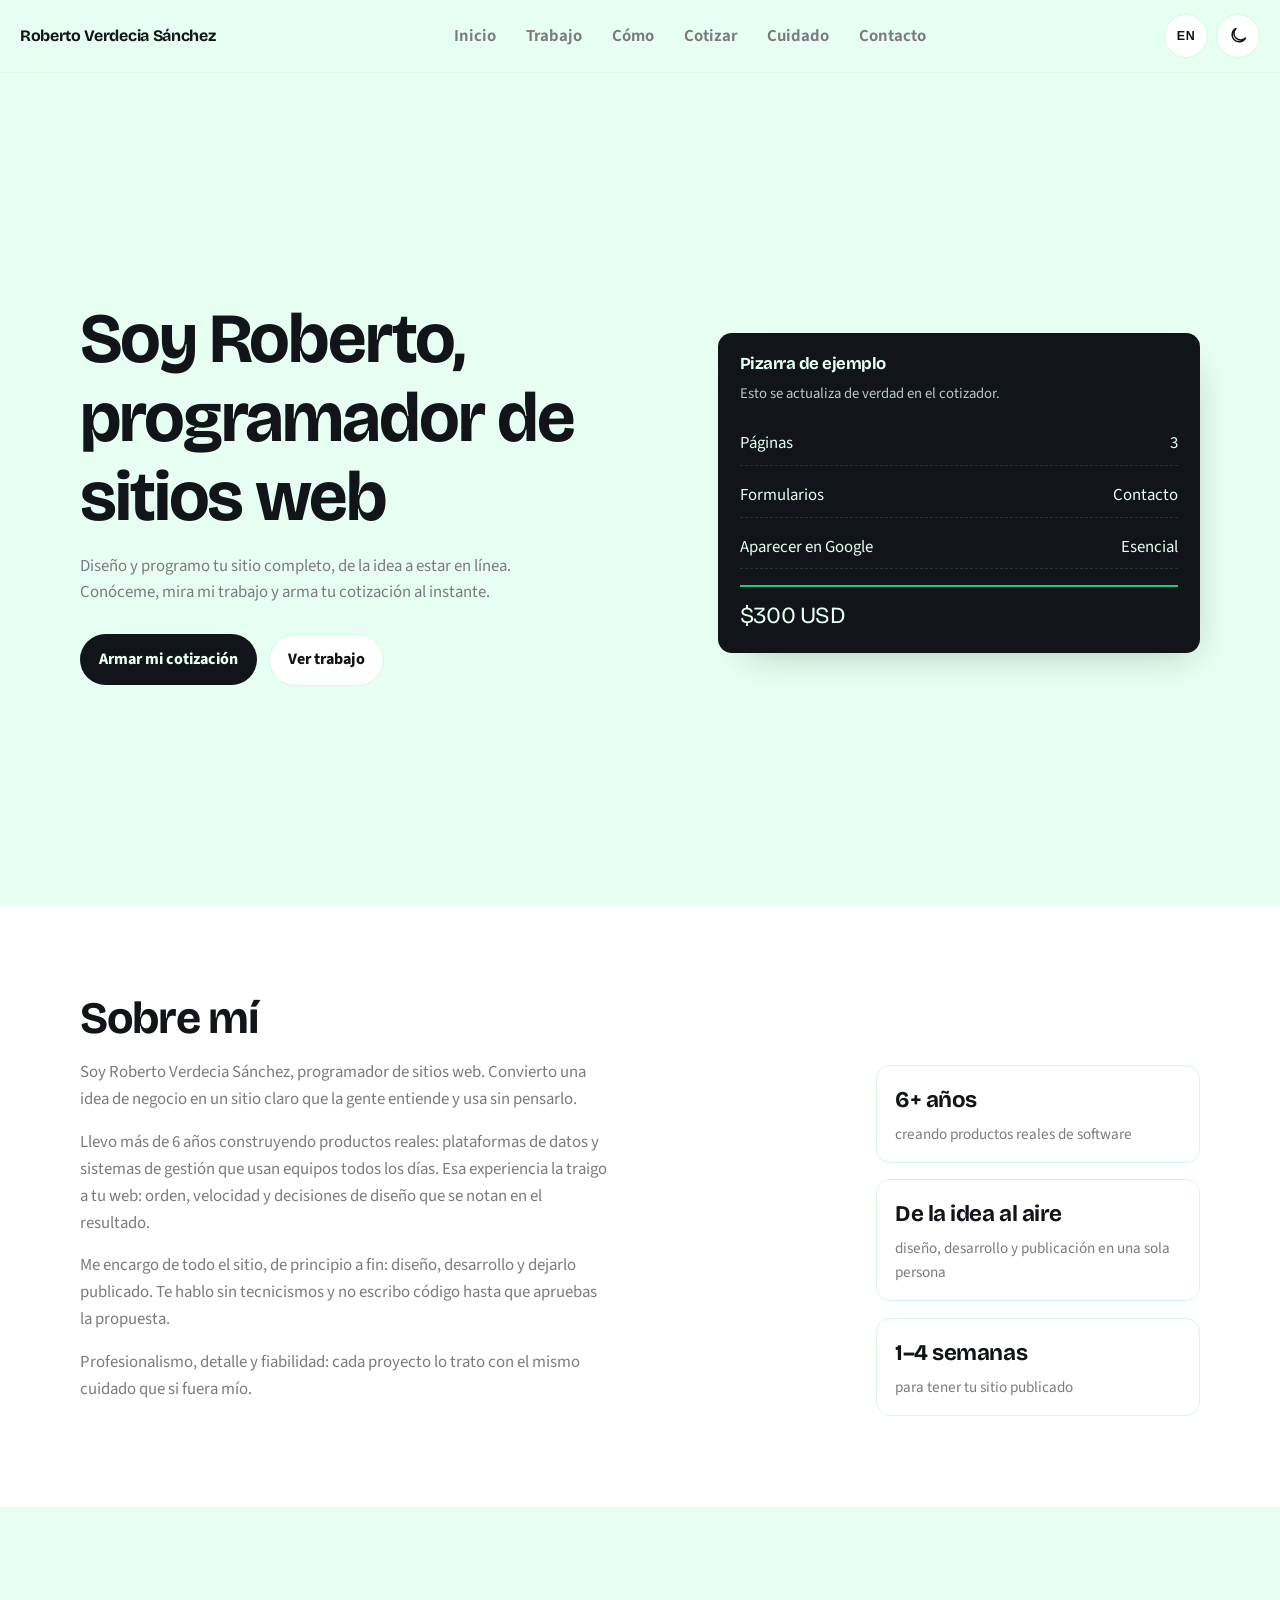
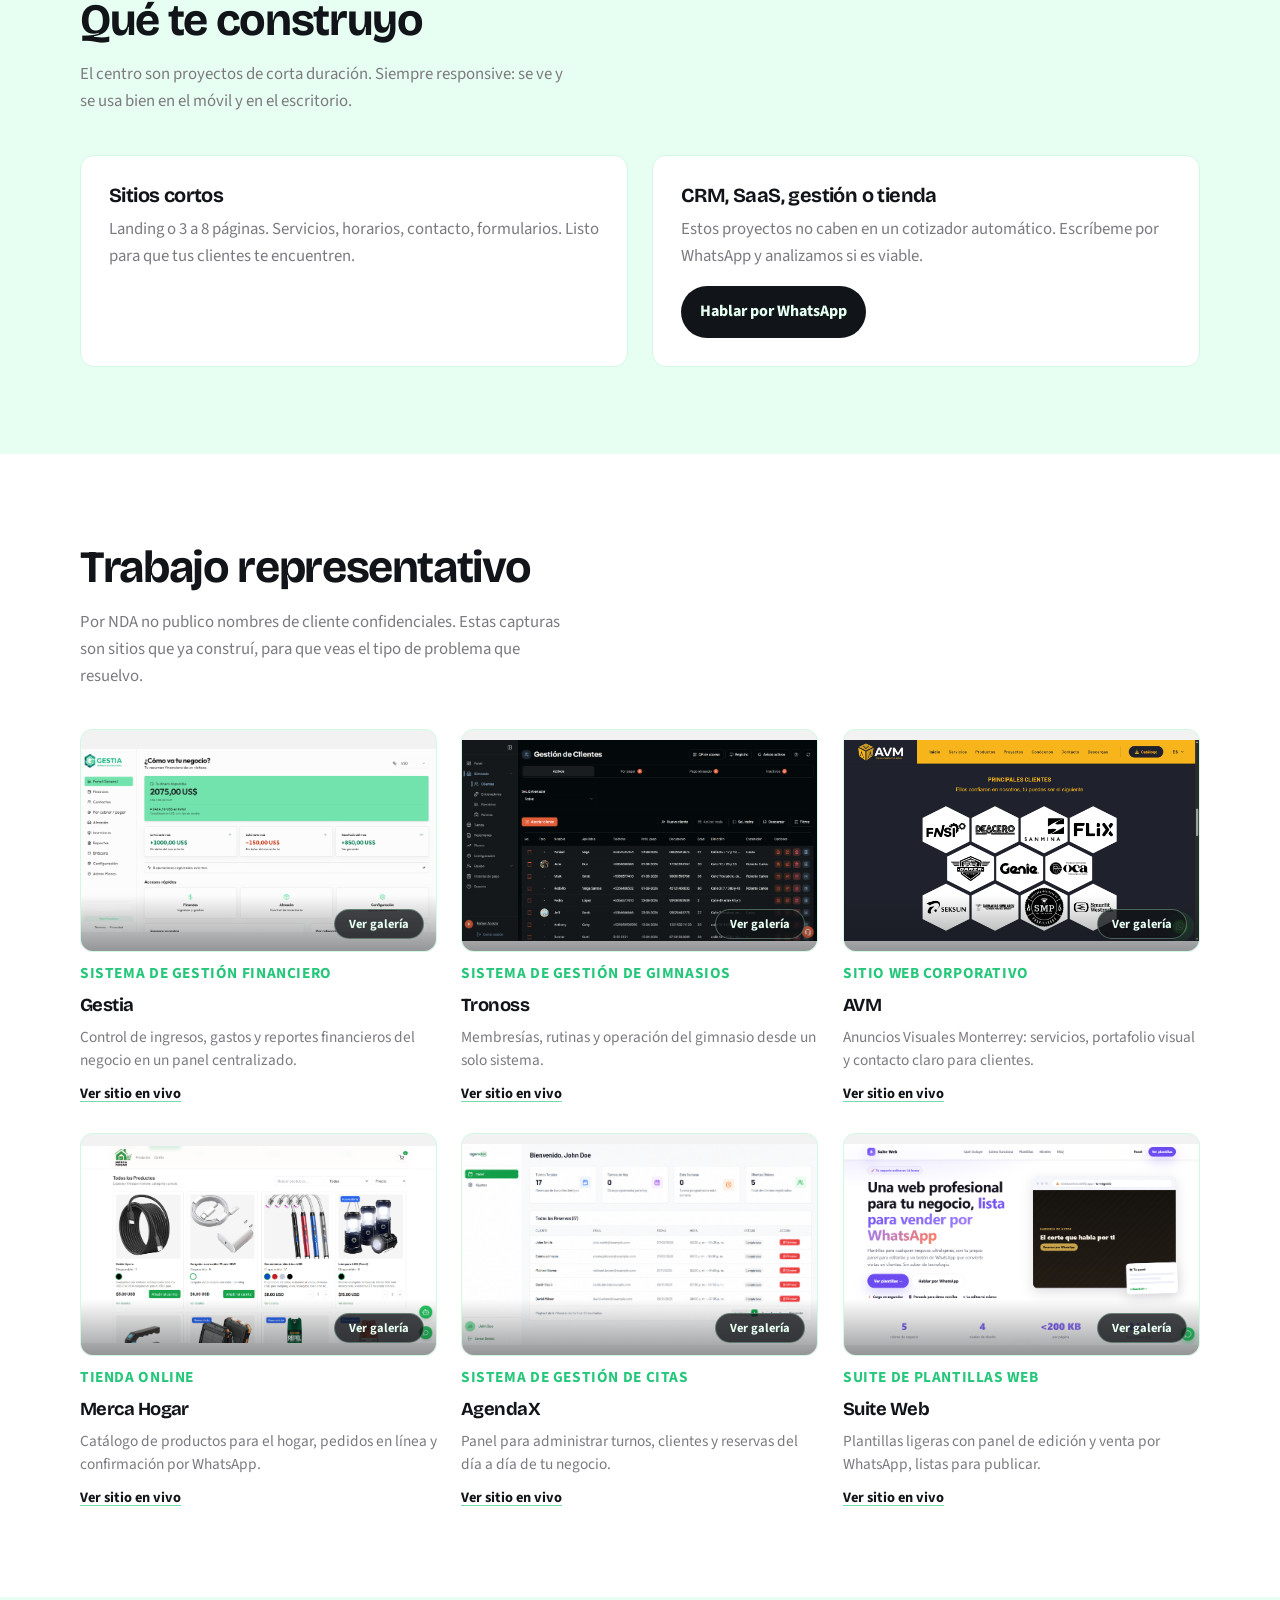
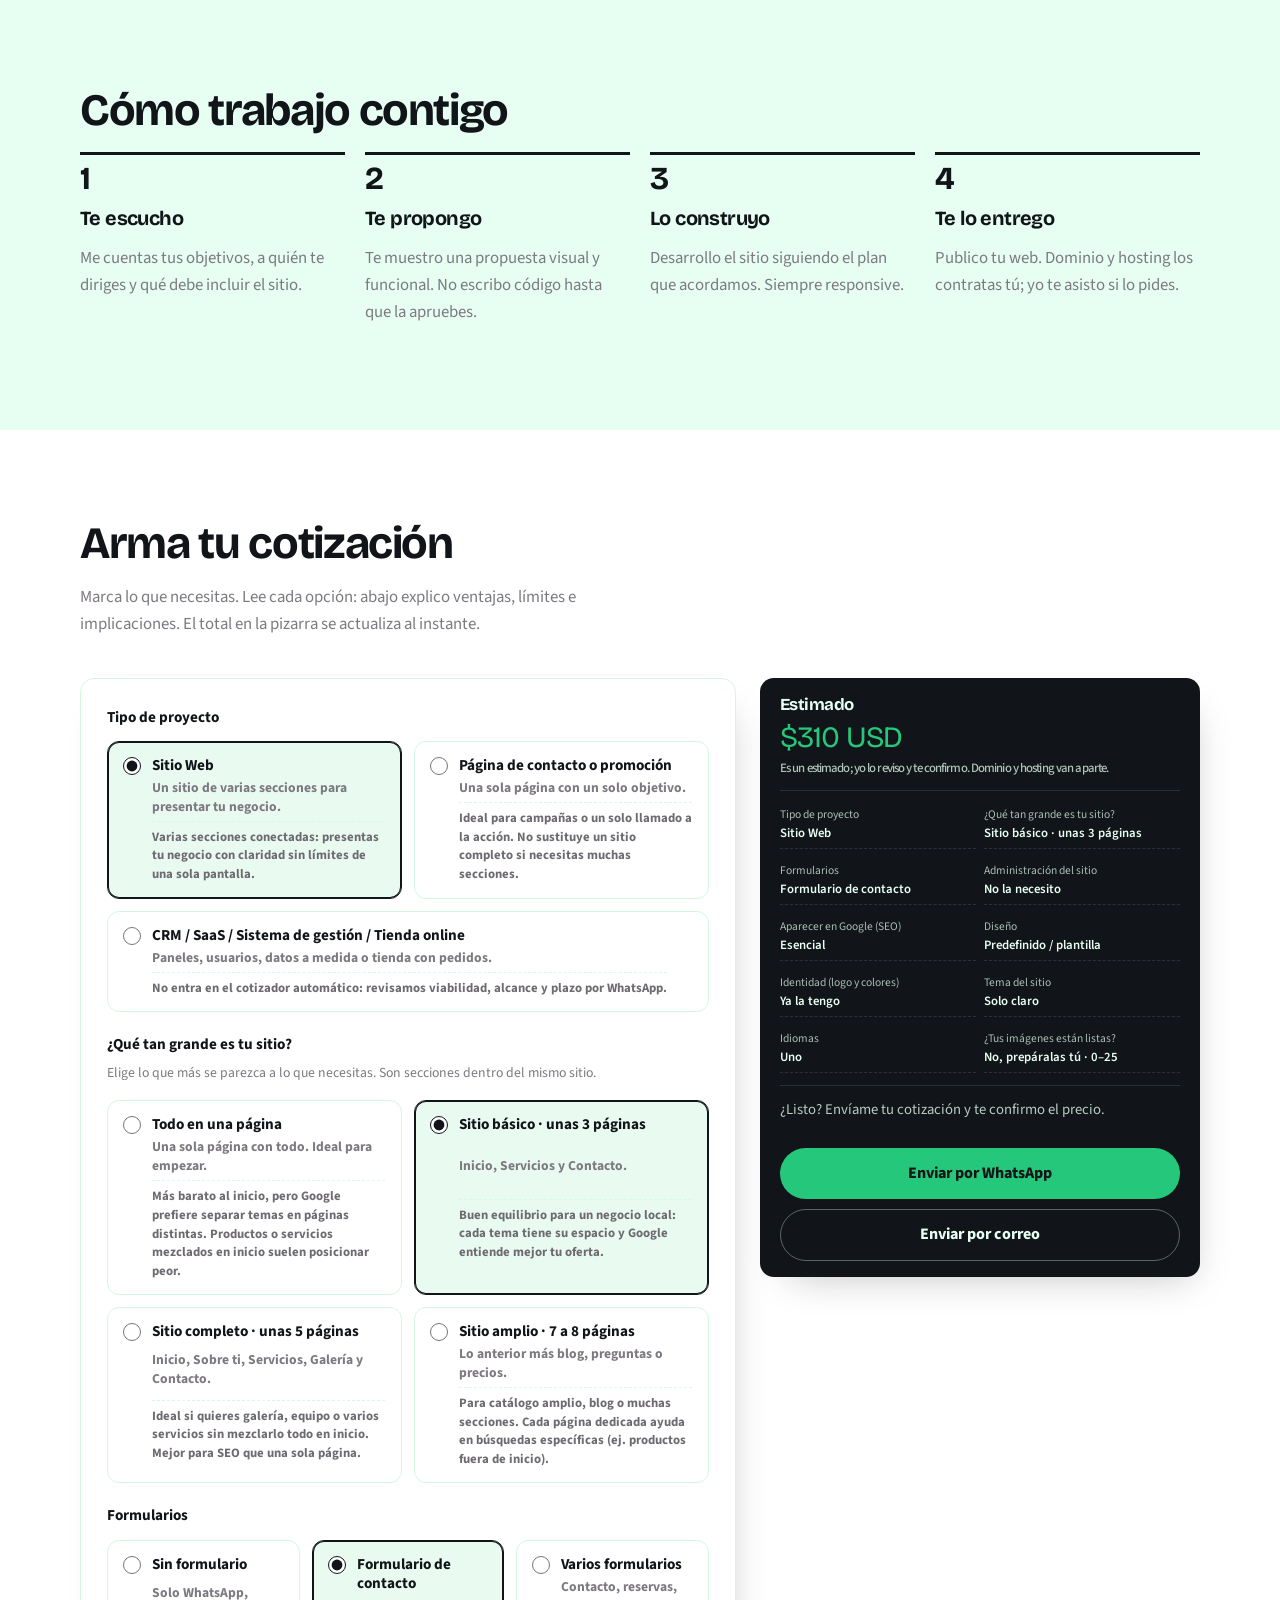
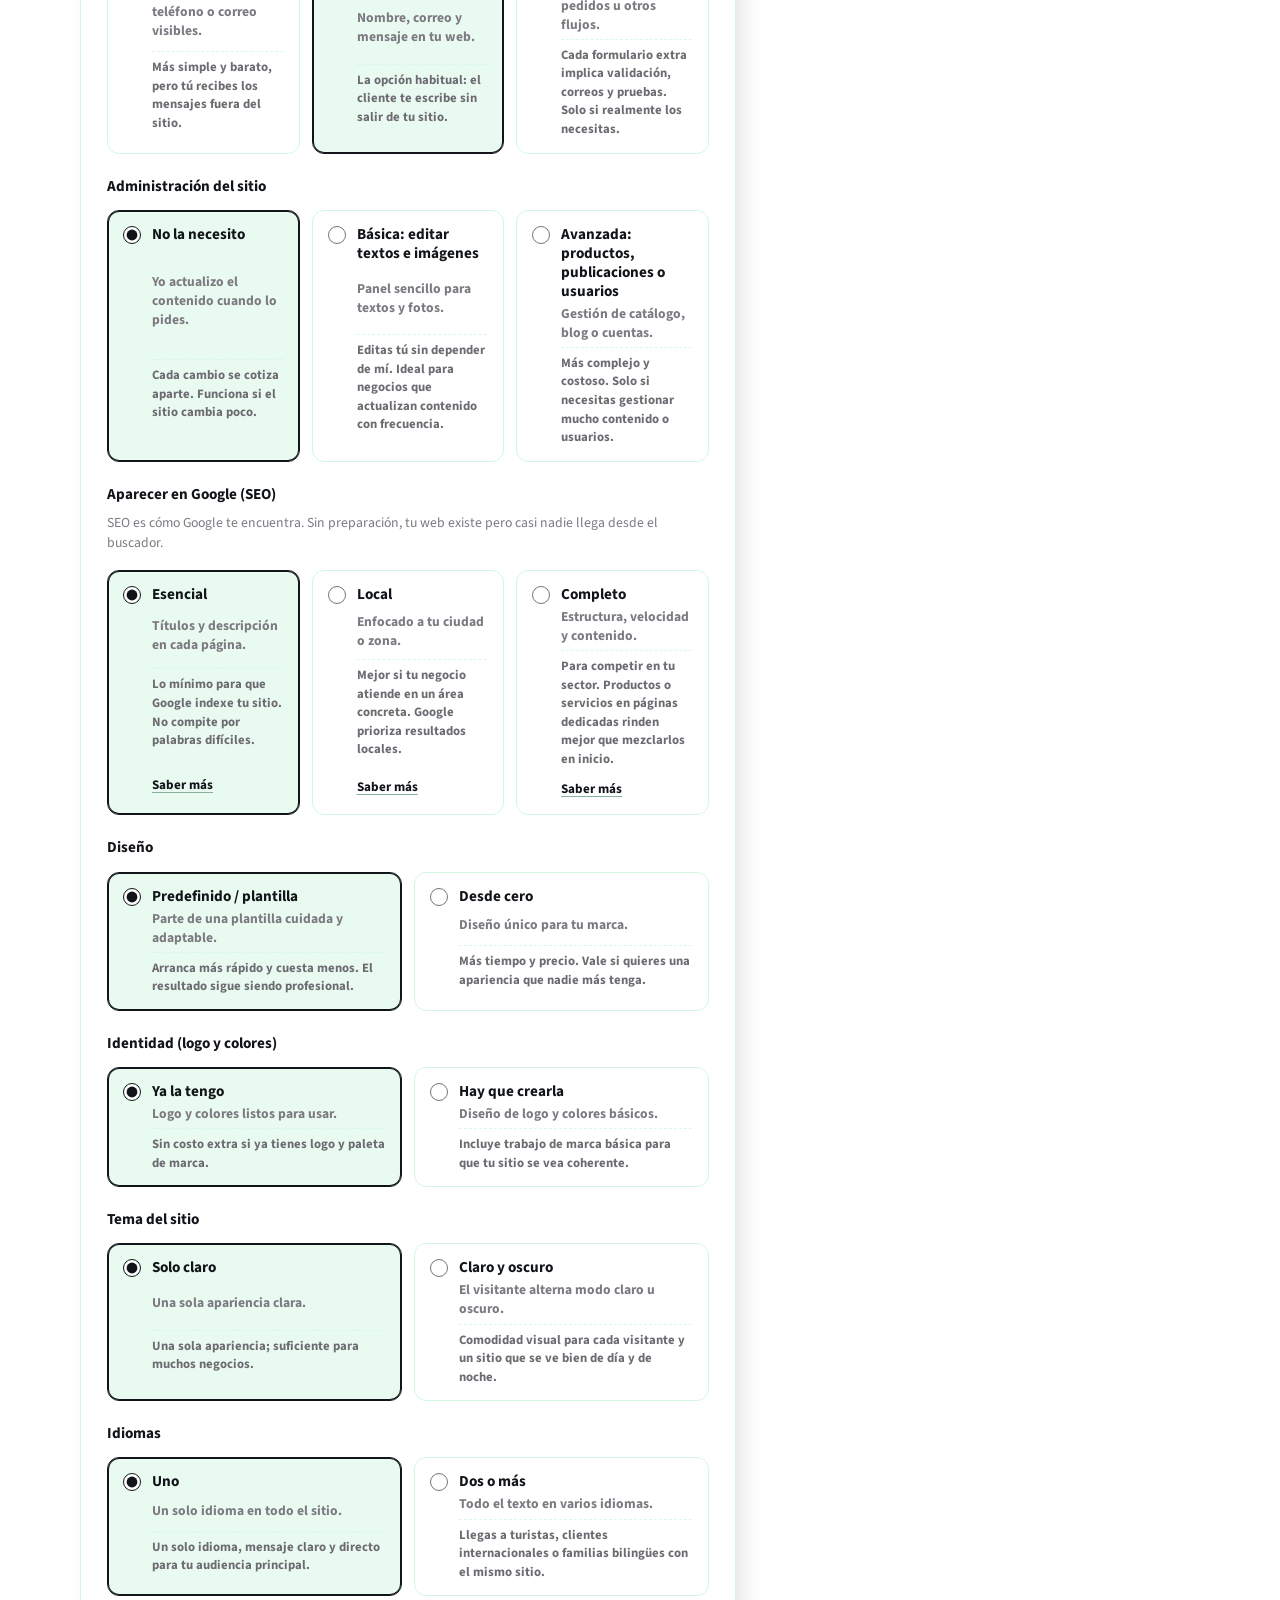
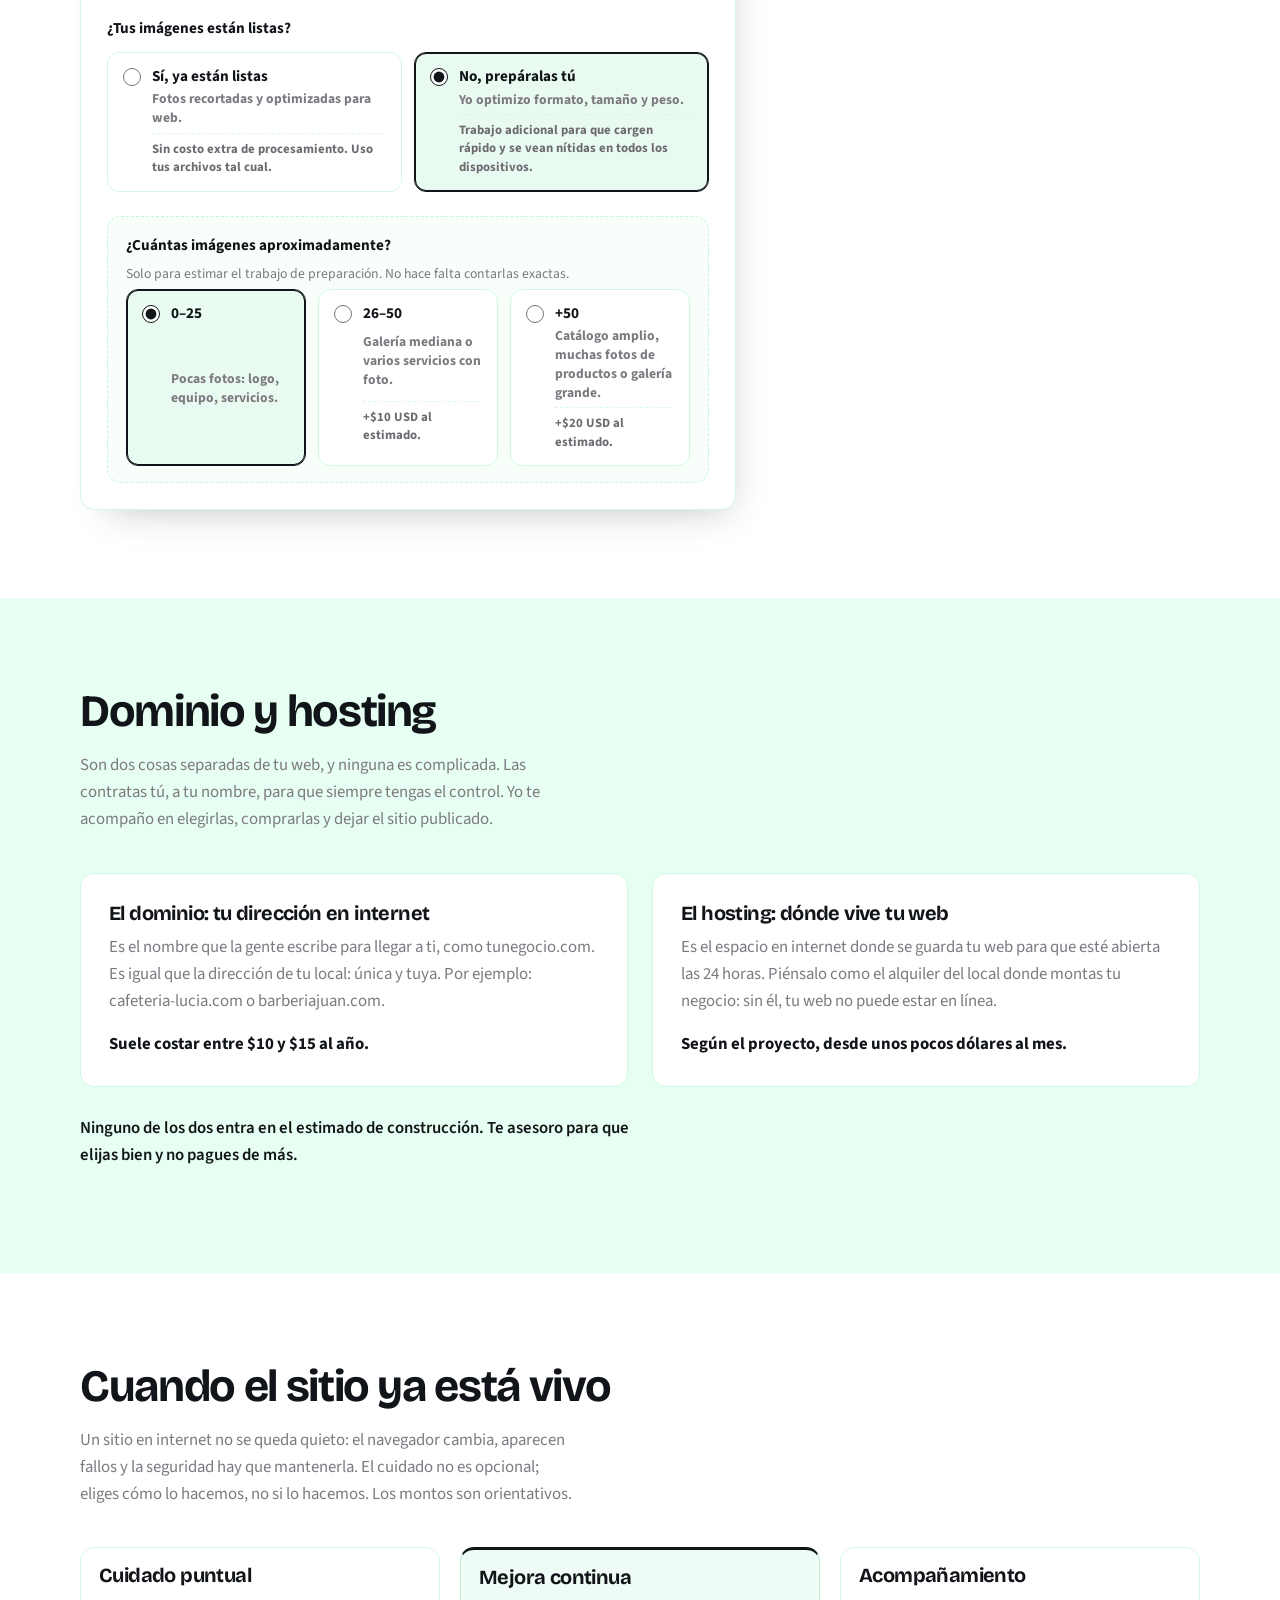
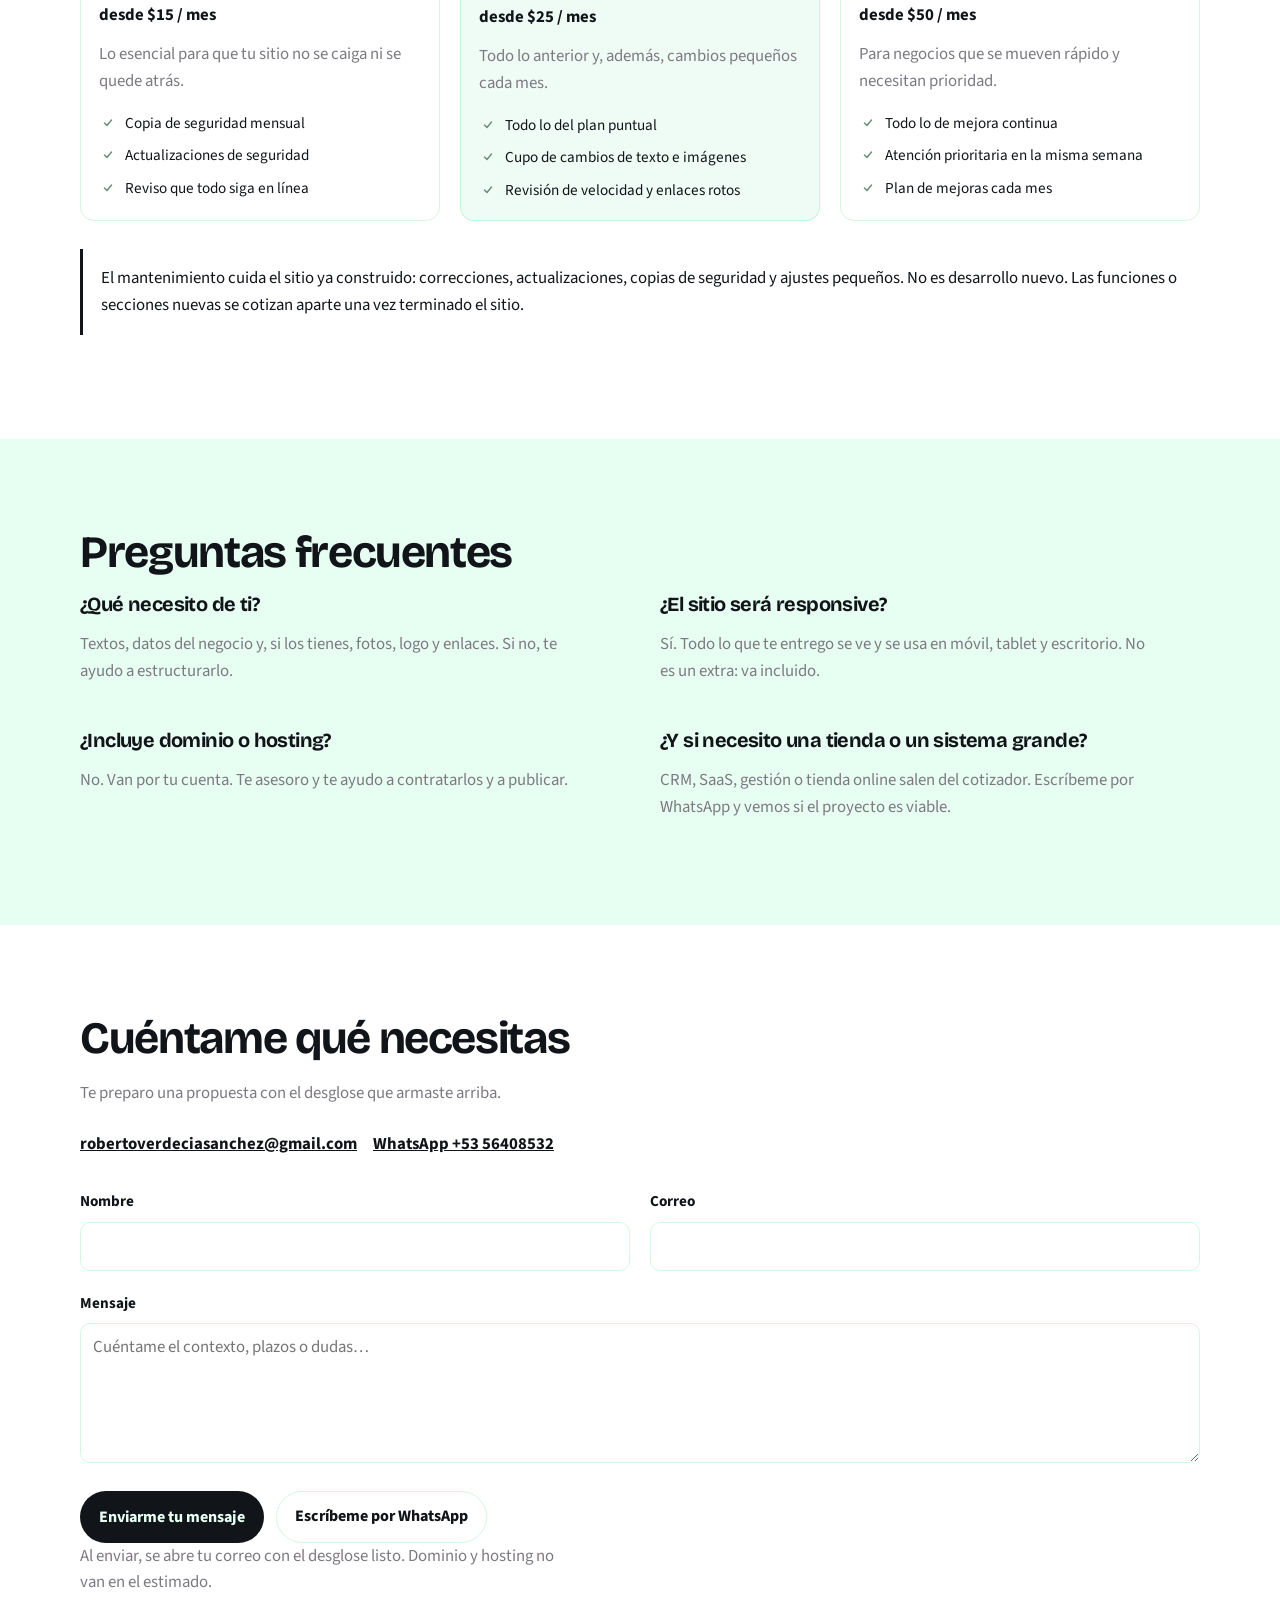
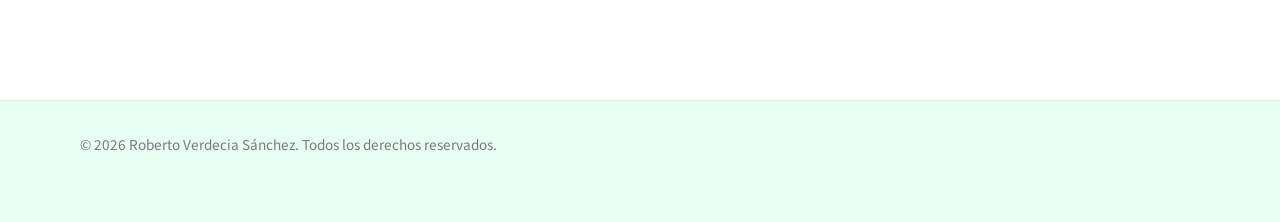
<file: public/index.html>
<!DOCTYPE html>
<html lang="es">

  <head>
    <meta charset="UTF-8">
    <meta name="viewport"
          content="width=device-width, initial-scale=1">
    <title>Roberto Verdecia Sánchez</title>
    <meta name="description"
          content="Tu web tiene que conseguirte clientes, no solo verse bien. Sitios claros, rápidos y un rango estimado al momento.">
    <link rel="preconnect"
          href="https://fonts.googleapis.com">
    <link rel="preconnect"
          href="https://fonts.gstatic.com"
          crossorigin>
    <link href="https://fonts.googleapis.com/css2?family=Bricolage+Grotesque:opsz,wght@12..96,500;12..96,700;12..96,800&family=Source+Sans+3:wght@400;600;700&display=swap"
          rel="stylesheet">
    <link rel="stylesheet"
          href="css/styles.css?v=21">
  </head>

  <body>
    <!--
      THESIS: A market price-board you write yourself — not a three-package freelance stall.
      OWN-WORLD: Obsidian slab / plaster stall wall; bone chalk; brass prices; Bricolage Grotesque signs + Source Sans 3; dashed tally lines.
      STORY: You configure the job, see a live range, then write to me. Domain and hosting stay yours.
      FIRST VIEWPORT: Sign-scale headline left, primary CTA to #quote, sample board right.
      FORM: Grounded #7 pizarra de mercado (seed a7f3c2e1, degraded roll, no challengers). Brief pins: obsidian dark, live quote.
      FINISH: unreviewed and undocumented is unfinished; this build ends with the finish review, the verdict, and DESIGN.md
    -->
    <a class="skip"
       href="#inicio"
       data-i18n="skip">Ir al contenido</a>

    <header class="top">
      <a class="brand"
         href="#inicio"
         data-i18n="brand">Roberto Verdecia Sánchez</a>
      <nav>
        <ul class="nav">
          <li><a href="#inicio"
               data-i18n="nav_home">Inicio</a></li>
          <li><a href="#trabajo"
               data-i18n="nav_work">Trabajo</a></li>
          <li><a href="#como"
               data-i18n="nav_how">Cómo</a></li>
          <li><a href="#quote"
               data-i18n="nav_quote">Cotizar</a></li>
          <li><a href="#cuidado"
               data-i18n="nav_care">Cuidado</a></li>
          <li><a href="#contacto"
               data-i18n="nav_contact">Contacto</a></li>
        </ul>
      </nav>
      <div class="tools">
        <button type="button"
                class="icon-btn"
                data-lang-toggle
                data-i18n-aria="lang_to"><span data-lang-mark>EN</span></button>
        <button type="button"
                class="icon-btn"
                data-theme-toggle
                data-i18n-aria="theme_to_dark"><span class="icon"></span></button>
      </div>
      <button type="button"
              class="menu-btn"
              id="menu-open"
              aria-expanded="false"
              aria-controls="mobile-menu"
              data-i18n-aria="menu">
        <svg viewBox="0 0 24 24"
             aria-hidden="true">
          <path d="M4 7h16M4 12h16M4 17h16" />
        </svg>
      </button>
    </header>

    <div id="menu-overlay"
         class="overlay"
         hidden></div>
    <div id="mobile-menu"
         class="drawer"
         hidden>
      <div class="drawer-head">
        <strong data-i18n="menu">Menú</strong>
        <button type="button"
                class="icon-btn"
                id="menu-close"
                data-i18n-aria="close">
          <svg viewBox="0 0 24 24"
               aria-hidden="true">
            <path d="M6 6l12 12M18 6L6 18" />
          </svg>
        </button>
      </div>
      <a href="#inicio"
         data-i18n="nav_home">Inicio</a>
      <a href="#trabajo"
         data-i18n="nav_work">Trabajo</a>
      <a href="#como"
         data-i18n="nav_how">Cómo</a>
      <a href="#quote"
         data-i18n="nav_quote">Cotizar</a>
      <a href="#cuidado"
         data-i18n="nav_care">Cuidado</a>
      <a href="#contacto"
         data-i18n="nav_contact">Contacto</a>
      <div class="tools">
        <button type="button"
                class="icon-btn"
                data-lang-toggle
                data-i18n-aria="lang_to"><span data-lang-mark>EN</span></button>
        <button type="button"
                class="icon-btn"
                data-theme-toggle
                data-i18n-aria="theme_to_dark"><span class="icon"></span></button>
      </div>
    </div>

    <main>
      <section id="inicio">
        <div class="wrap hero">
          <div class="hero-copy">
            <h1 data-i18n="hero_h">Soy Roberto, programador de sitios web</h1>
            <p class="hero-sub"
               data-i18n="hero_sub">Diseño y programo tu sitio completo, de la idea a estar en línea. Conóceme, mira mi
              trabajo y arma tu cotización al instante.</p>
            <div class="cta-row">
              <a class="btn btn-primary"
                 href="#quote"
                 data-i18n="hero_cta">Armar mi cotización</a>
              <a class="btn"
                 href="#trabajo"
                 data-i18n="hero_secondary">Ver trabajo</a>
            </div>
          </div>
          <aside class="board"
                 aria-hidden="true">
            <h3 data-i18n="hero_board_title">Pizarra de ejemplo</h3>
            <p data-i18n="hero_board_note">Esto se actualiza de verdad en el cotizador.</p>
            <ul>
              <li><span data-i18n="hb_pages">Páginas</span><span>3</span></li>
              <li><span data-i18n="hb_forms">Formularios</span><span data-i18n="hb_forms_v">Contacto</span></li>
              <li><span data-i18n="hb_seo">Aparecer en Google</span><span data-i18n="hb_seo_v">Esencial</span></li>
            </ul>
            <div class="total">$300 USD</div>
          </aside>
        </div>
      </section>

      <section class="band"
               id="sobre">
        <div class="wrap">
          <h2 data-i18n="about_h">Sobre mí</h2>
          <div class="about-layout">
            <div class="about-copy">
              <p data-i18n="about_1">Soy Roberto Verdecia Sánchez, desarrollador frontend y especialista en UX/UI.
                Convierto una idea de negocio en un sitio claro que la gente entiende y usa sin pensarlo.</p>
              <p data-i18n="about_2">Llevo más de 6 años construyendo productos reales: plataformas de datos y sistemas
                CRM que usan equipos todos los días. Esa experiencia la traigo a tu web: orden, velocidad y decisiones
                de diseño que se notan en el resultado.</p>
              <p data-i18n="about_3">Trabajo contigo de forma directa: te hablo sin tecnicismos, te muestro la propuesta
                antes de construir y no escribo código hasta que la apruebas.</p>
              <p data-i18n="about_4">Profesionalismo, detalle y fiabilidad: cada proyecto lo trato con el mismo cuidado
                que si fuera mío.</p>
            </div>
            <ul class="about-stats">
              <li>
                <strong data-i18n="about_stat_1_n">6+ años</strong>
                <span data-i18n="about_stat_1_t">en productos reales de software</span>
              </li>
              <li>
                <strong data-i18n="about_stat_2_n">Frontend + UX/UI</strong>
                <span data-i18n="about_stat_2_t">diseño y desarrollo en una sola persona</span>
              </li>
              <li>
                <strong data-i18n="about_stat_3_n">1–4 semanas</strong>
                <span data-i18n="about_stat_3_t">para tener tu sitio publicado</span>
              </li>
            </ul>
          </div>
        </div>
      </section>

      <section id="oferta">
        <div class="wrap">
          <h2 data-i18n="offer_h">Qué te construyo</h2>
          <p class="lede"
             data-i18n="offer_p">El centro son proyectos de corta duración. Siempre responsive: se ve y se usa bien en
            el móvil y en el escritorio.</p>
          <div class="split">
            <article class="panel">
              <h3 data-i18n="offer_short_h">Sitios cortos</h3>
              <p data-i18n="offer_short_p">Landing o 3 a 8 páginas. Servicios, horarios, contacto, formularios. Listo
                para que tus clientes te encuentren.</p>
            </article>
            <article class="panel">
              <h3 data-i18n="offer_sys_h">CRM, SaaS, gestión o tienda</h3>
              <p data-i18n="offer_sys_p">Estos proyectos no caben en un cotizador automático. Escríbeme por WhatsApp y
                analizamos si es viable.</p>
              <a class="btn btn-primary"
                 href="https://wa.me/5356408532?text=Quiero%20analizar%20la%20viabilidad%20de%20un%20proyecto%20(CRM%2C%20SaaS%2C%20gesti%C3%B3n%20o%20tienda)."
                 target="_blank"
                 rel="noopener noreferrer"
                 data-i18n="offer_sys_cta">Hablar por WhatsApp</a>
            </article>
          </div>
        </div>
      </section>

      <section class="band"
               id="trabajo">
        <div class="wrap">
          <h2 data-i18n="work_h">Trabajo representativo</h2>
          <p class="lede"
             data-i18n="work_p">Por NDA no publico nombres de cliente confidenciales. Estas capturas son sitios que ya
            construí, para que veas el tipo de problema que resuelvo.</p>
          <div class="work-grid work-grid--six">
            <article class="work">
              <button type="button"
                      class="work-open"
                      data-work-open="gestia"
                      aria-haspopup="dialog"
                      data-i18n-aria="work_open_aria">
                <figure>
                  <img src="assets/projects/gestia/01.png"
                       width="800"
                       height="500"
                       alt=""
                       loading="lazy">
                  <span class="work-open-label"
                        data-i18n="work_view">Ver galería</span>
                </figure>
              </button>
              <p class="work-cat"
                 data-i18n="work_1_cat">Sistema de gestión financiero</p>
              <h3 data-i18n="work_1_t">Gestia</h3>
              <p data-i18n="work_1_p">Control de ingresos, gastos y reportes financieros del negocio en un panel
                centralizado.</p>
              <a class="work-link"
                 href="https://gestia-software.netlify.app"
                 target="_blank"
                 rel="noopener noreferrer"
                 data-i18n="work_visit">Ver sitio en vivo</a>
            </article>
            <article class="work">
              <button type="button"
                      class="work-open"
                      data-work-open="tronoss"
                      aria-haspopup="dialog"
                      data-i18n-aria="work_open_aria">
                <figure>
                  <img src="assets/projects/tronoss/01.png"
                       width="800"
                       height="500"
                       alt=""
                       loading="lazy">
                  <span class="work-open-label"
                        data-i18n="work_view">Ver galería</span>
                </figure>
              </button>
              <p class="work-cat"
                 data-i18n="work_2_cat">Sistema de gestión de gimnasios</p>
              <h3 data-i18n="work_2_t">Tronoss</h3>
              <p data-i18n="work_2_p">Membresías, rutinas y operación del gimnasio desde un solo sistema.</p>
              <a class="work-link"
                 href="https://tronoss.com"
                 target="_blank"
                 rel="noopener noreferrer"
                 data-i18n="work_visit">Ver sitio en vivo</a>
            </article>
            <article class="work">
              <button type="button"
                      class="work-open"
                      data-work-open="avm"
                      aria-haspopup="dialog"
                      data-i18n-aria="work_open_aria">
                <figure>
                  <img src="assets/projects/avm/01.png"
                       width="800"
                       height="500"
                       alt=""
                       loading="lazy">
                  <span class="work-open-label"
                        data-i18n="work_view">Ver galería</span>
                </figure>
              </button>
              <p class="work-cat"
                 data-i18n="work_3_cat">Sitio web corporativo</p>
              <h3 data-i18n="work_3_t">AVM</h3>
              <p data-i18n="work_3_p">Anuncios Visuales Monterrey: servicios, portafolio visual y contacto claro para
                clientes.</p>
              <a class="work-link"
                 href="https://anunciosvisualesmonterrey.com"
                 target="_blank"
                 rel="noopener noreferrer"
                 data-i18n="work_visit">Ver sitio en vivo</a>
            </article>
            <article class="work">
              <button type="button"
                      class="work-open"
                      data-work-open="mercahogar"
                      aria-haspopup="dialog"
                      data-i18n-aria="work_open_aria">
                <figure>
                  <img src="assets/projects/mercahogar/01.png"
                       width="800"
                       height="500"
                       alt=""
                       loading="lazy">
                  <span class="work-open-label"
                        data-i18n="work_view">Ver galería</span>
                </figure>
              </button>
              <p class="work-cat"
                 data-i18n="work_4_cat">Tienda online</p>
              <h3 data-i18n="work_4_t">Merca Hogar</h3>
              <p data-i18n="work_4_p">Catálogo de productos para el hogar, pedidos en línea y confirmación por WhatsApp.
              </p>
              <a class="work-link"
                 href="https://mercahogar.netlify.app"
                 target="_blank"
                 rel="noopener noreferrer"
                 data-i18n="work_visit">Ver sitio en vivo</a>
            </article>
            <article class="work">
              <button type="button"
                      class="work-open"
                      data-work-open="agendax"
                      aria-haspopup="dialog"
                      data-i18n-aria="work_open_aria">
                <figure>
                  <img src="assets/projects/agendax/01.png"
                       width="800"
                       height="500"
                       alt=""
                       loading="lazy">
                  <span class="work-open-label"
                        data-i18n="work_view">Ver galería</span>
                </figure>
              </button>
              <p class="work-cat"
                 data-i18n="work_5_cat">Sistema de gestión de citas</p>
              <h3 data-i18n="work_5_t">AgendaX</h3>
              <p data-i18n="work_5_p">Panel para administrar turnos, clientes y reservas del día a día de tu negocio.
              </p>
              <a class="work-link"
                 href="https://agendax.netlify.app"
                 target="_blank"
                 rel="noopener noreferrer"
                 data-i18n="work_visit">Ver sitio en vivo</a>
            </article>
            <article class="work">
              <button type="button"
                      class="work-open"
                      data-work-open="suite"
                      aria-haspopup="dialog"
                      data-i18n-aria="work_open_aria">
                <figure>
                  <img src="assets/projects/suite/01.png"
                       width="800"
                       height="500"
                       alt=""
                       loading="lazy">
                  <span class="work-open-label"
                        data-i18n="work_view">Ver galería</span>
                </figure>
              </button>
              <p class="work-cat"
                 data-i18n="work_6_cat">Suite de plantillas web</p>
              <h3 data-i18n="work_6_t">Suite Web</h3>
              <p data-i18n="work_6_p">Plantillas ligeras con panel de edición y venta por WhatsApp, listas para
                publicar.</p>
              <a class="work-link"
                 href="https://miwebonline.netlify.app"
                 target="_blank"
                 rel="noopener noreferrer"
                 data-i18n="work_visit">Ver sitio en vivo</a>
            </article>
          </div>
        </div>
      </section>

      <section id="como">
        <div class="wrap">
          <h2 data-i18n="how_h">Cómo trabajo contigo</h2>
          <div class="steps">
            <article class="step">
              <b>1</b>
              <h3 data-i18n="how_1_h">Te escucho</h3>
              <p data-i18n="how_1_p">Me cuentas tus objetivos, a quién te diriges y qué debe incluir el sitio.</p>
            </article>
            <article class="step">
              <b>2</b>
              <h3 data-i18n="how_2_h">Te propongo</h3>
              <p data-i18n="how_2_p">Te muestro una propuesta visual y funcional. No escribo código hasta que la
                apruebes.</p>
            </article>
            <article class="step">
              <b>3</b>
              <h3 data-i18n="how_3_h">Lo construyo</h3>
              <p data-i18n="how_3_p">Desarrollo el sitio siguiendo el plan que acordamos. Siempre responsive.</p>
            </article>
            <article class="step">
              <b>4</b>
              <h3 data-i18n="how_4_h">Te lo entrego</h3>
              <p data-i18n="how_4_p">Publico tu web. Dominio y hosting los contratas tú; yo te asisto si lo pides.</p>
            </article>
          </div>
        </div>
      </section>

      <section class="band"
               id="quote">
        <div class="wrap">
          <h2 data-i18n="quote_h">Arma tu cotización</h2>
          <p class="lede"
             data-i18n="quote_p">Marca lo que necesitas. Lee cada opción: abajo explico ventajas, límites e
            implicaciones. El total en la pizarra se actualiza al instante.</p>
          <div class="quote-layout">
            <form id="quote-form">
              <div class="fields">
                <div class="field field-full"
                     id="field-type">
                  <span class="field-label"
                        data-i18n="q.type">Tipo de proyecto</span>
                  <div class="radio-cards radio-cards--type"
                       role="radiogroup"
                       aria-labelledby="field-type">
                    <label class="radio-card">
                      <input type="radio"
                             name="type"
                             value="web"
                             checked>
                      <span class="rc-body">
                        <span class="rc-title"
                              data-i18n="q.type.web">Sitio Web</span>
                        <span class="rc-desc"
                              data-i18n="q.type.web.desc">Un sitio de varias secciones para presentar tu negocio.</span>
                        <span class="rc-note"
                              data-i18n="q.type.web.note">Varias secciones conectadas: presentas tu negocio con claridad
                          sin límites de una sola pantalla.</span>
                      </span>
                    </label>
                    <label class="radio-card">
                      <input type="radio"
                             name="type"
                             value="landing">
                      <span class="rc-body">
                        <span class="rc-title"
                              data-i18n="q.type.landing">Página de contacto o promoción</span>
                        <span class="rc-desc"
                              data-i18n="q.type.landing.desc">Una sola página con un solo objetivo.</span>
                        <span class="rc-note"
                              data-i18n="q.type.landing.note">Ideal para campañas o un solo llamado a la acción. No
                          sustituye un sitio completo si necesitas muchas secciones.</span>
                      </span>
                    </label>
                    <label class="radio-card radio-card--full">
                      <input type="radio"
                             name="type"
                             value="system">
                      <span class="rc-body">
                        <span class="rc-title"
                              data-i18n="q.type.system">CRM / SaaS / Sistema de gestión / Tienda online</span>
                        <span class="rc-desc"
                              data-i18n="q.type.system.desc">Paneles, usuarios, datos a medida o tienda con
                          pedidos.</span>
                        <span class="rc-note"
                              data-i18n="q.type.system.note">No entra en el cotizador automático: revisamos viabilidad,
                          alcance y plazo por WhatsApp.</span>
                      </span>
                    </label>
                  </div>
                </div>
                <div class="interview field-full"
                     id="quote-interview"
                     hidden>
                  <p data-i18n="quote_interview">Un CRM, SaaS, sistema de gestión o tienda online no se cotiza a ciegas.
                    Escríbeme por WhatsApp y analizamos si el proyecto es viable.</p>
                  <a class="btn btn-primary"
                     id="quote-wa"
                     href="https://wa.me/5356408532"
                     target="_blank"
                     rel="noopener noreferrer"
                     data-i18n="quote_wa">Contactar por WhatsApp</a>
                </div>
                <div id="quote-extras"
                     class="field-full">
                  <div class="fields">
                    <div class="field field-full"
                         id="field-pages">
                      <span class="field-label"
                            data-i18n="q.pages">¿Qué tan grande es tu sitio?</span>
                      <p class="field-help"
                         data-i18n="q.pages.help">Elige lo que más se parezca a lo que necesitas. Son secciones dentro
                        del mismo sitio.</p>
                      <div class="radio-cards radio-cards--cols-2"
                           role="radiogroup"
                           aria-labelledby="field-pages">
                        <label class="radio-card">
                          <input type="radio"
                                 name="pages"
                                 value="one">
                          <span class="rc-body">
                            <span class="rc-title"
                                  data-i18n="q.pages.one">Todo en una página</span>
                            <span class="rc-desc"
                                  data-i18n="q.pages.one.desc">Una sola página con todo. Ideal para empezar.</span>
                            <span class="rc-note"
                                  data-i18n="q.pages.one.note">Más barato al inicio, pero Google prefiere separar temas
                              en páginas distintas. Productos o servicios mezclados en inicio suelen posicionar
                              peor.</span>
                          </span>
                        </label>
                        <label class="radio-card">
                          <input type="radio"
                                 name="pages"
                                 value="basic"
                                 checked>
                          <span class="rc-body">
                            <span class="rc-title"
                                  data-i18n="q.pages.basic">Sitio básico · unas 3 páginas</span>
                            <span class="rc-desc"
                                  data-i18n="q.pages.basic.desc">Inicio, Servicios y Contacto.</span>
                            <span class="rc-note"
                                  data-i18n="q.pages.basic.note">Buen equilibrio para un negocio local: cada tema tiene
                              su espacio y Google entiende mejor tu oferta.</span>
                          </span>
                        </label>
                        <label class="radio-card">
                          <input type="radio"
                                 name="pages"
                                 value="standard">
                          <span class="rc-body">
                            <span class="rc-title"
                                  data-i18n="q.pages.standard">Sitio completo · unas 5 páginas</span>
                            <span class="rc-desc"
                                  data-i18n="q.pages.standard.desc">Inicio, Sobre ti, Servicios, Galería y
                              Contacto.</span>
                            <span class="rc-note"
                                  data-i18n="q.pages.standard.note">Ideal si quieres galería, equipo o varios servicios
                              sin mezclarlo todo en inicio. Mejor para SEO que una sola página.</span>
                          </span>
                        </label>
                        <label class="radio-card">
                          <input type="radio"
                                 name="pages"
                                 value="wide">
                          <span class="rc-body">
                            <span class="rc-title"
                                  data-i18n="q.pages.wide">Sitio amplio · 7 a 8 páginas</span>
                            <span class="rc-desc"
                                  data-i18n="q.pages.wide.desc">Lo anterior más blog, preguntas o precios.</span>
                            <span class="rc-note"
                                  data-i18n="q.pages.wide.note">Para catálogo amplio, blog o muchas secciones. Cada
                              página dedicada ayuda en búsquedas específicas (ej. productos fuera de inicio).</span>
                          </span>
                        </label>
                      </div>
                    </div>
                    <div class="field field-full"
                         id="field-forms">
                      <span class="field-label"
                            data-i18n="q.forms">Formularios</span>
                      <div class="radio-cards radio-cards--cols-3"
                           role="radiogroup"
                           aria-labelledby="field-forms">
                        <label class="radio-card">
                          <input type="radio"
                                 name="forms"
                                 value="none">
                          <span class="rc-body">
                            <span class="rc-title"
                                  data-i18n="q.forms.none">Sin formulario</span>
                            <span class="rc-desc"
                                  data-i18n="q.forms.none.desc">Solo WhatsApp, teléfono o correo visibles.</span>
                            <span class="rc-note"
                                  data-i18n="q.forms.none.note">Más simple y barato, pero tú recibes los mensajes fuera
                              del sitio.</span>
                          </span>
                        </label>
                        <label class="radio-card">
                          <input type="radio"
                                 name="forms"
                                 value="contact"
                                 checked>
                          <span class="rc-body">
                            <span class="rc-title"
                                  data-i18n="q.forms.contact">Formulario de contacto</span>
                            <span class="rc-desc"
                                  data-i18n="q.forms.contact.desc">Nombre, correo y mensaje en tu web.</span>
                            <span class="rc-note"
                                  data-i18n="q.forms.contact.note">La opción habitual: el cliente te escribe sin salir
                              de tu sitio.</span>
                          </span>
                        </label>
                        <label class="radio-card">
                          <input type="radio"
                                 name="forms"
                                 value="multi">
                          <span class="rc-body">
                            <span class="rc-title"
                                  data-i18n="q.forms.multi">Varios formularios</span>
                            <span class="rc-desc"
                                  data-i18n="q.forms.multi.desc">Contacto, reservas, pedidos u otros flujos.</span>
                            <span class="rc-note"
                                  data-i18n="q.forms.multi.note">Cada formulario extra implica validación, correos y
                              pruebas. Solo si realmente los necesitas.</span>
                          </span>
                        </label>
                      </div>
                    </div>
                    <div class="field field-full"
                         id="field-admin">
                      <span class="field-label"
                            data-i18n="q.admin">Administración del sitio</span>
                      <div class="radio-cards radio-cards--cols-3"
                           role="radiogroup"
                           aria-labelledby="field-admin">
                        <label class="radio-card">
                          <input type="radio"
                                 name="admin"
                                 value="none"
                                 checked>
                          <span class="rc-body">
                            <span class="rc-title"
                                  data-i18n="q.admin.none">No la necesito</span>
                            <span class="rc-desc"
                                  data-i18n="q.admin.none.desc">Yo actualizo el contenido cuando lo pides.</span>
                            <span class="rc-note"
                                  data-i18n="q.admin.none.note">Cada cambio se cotiza aparte. Funciona si el sitio
                              cambia poco.</span>
                          </span>
                        </label>
                        <label class="radio-card">
                          <input type="radio"
                                 name="admin"
                                 value="basic">
                          <span class="rc-body">
                            <span class="rc-title"
                                  data-i18n="q.admin.basic">Básica: editar textos e imágenes</span>
                            <span class="rc-desc"
                                  data-i18n="q.admin.basic.desc">Panel sencillo para textos y fotos.</span>
                            <span class="rc-note"
                                  data-i18n="q.admin.basic.note">Editas tú sin depender de mí. Ideal para negocios que
                              actualizan contenido con frecuencia.</span>
                          </span>
                        </label>
                        <label class="radio-card"
                               id="admin-advanced-card">
                          <input type="radio"
                                 name="admin"
                                 value="advanced"
                                 id="admin-advanced-input">
                          <span class="rc-body">
                            <span class="rc-title"
                                  data-i18n="q.admin.advanced">Avanzada: productos, publicaciones o usuarios</span>
                            <span class="rc-desc"
                                  data-i18n="q.admin.advanced.desc">Gestión de catálogo, blog o cuentas.</span>
                            <span class="rc-note"
                                  data-i18n="q.admin.advanced.note">Más complejo y costoso. Solo si necesitas gestionar
                              mucho contenido o usuarios.</span>
                          </span>
                        </label>
                      </div>
                    </div>
                    <div class="field field-full"
                         id="field-seo">
                      <span class="field-label"
                            data-i18n="q.seo">Aparecer en Google (SEO)</span>
                      <p class="field-help"
                         data-i18n="q.seo.help">SEO es cómo Google te encuentra. Sin preparación, tu web existe pero
                        casi nadie llega desde el buscador.</p>
                      <div class="radio-cards radio-cards--cols-3"
                           role="radiogroup"
                           aria-labelledby="field-seo">
                        <label class="radio-card">
                          <input type="radio"
                                 name="seo"
                                 value="basic"
                                 checked>
                          <span class="rc-body">
                            <span class="rc-title"
                                  data-i18n="q.seo.basic">Esencial</span>
                            <span class="rc-desc"
                                  data-i18n="q.seo.basic.desc">Títulos y descripción en cada página.</span>
                            <span class="rc-note"
                                  data-i18n="q.seo.basic.note">Lo mínimo para que Google indexe tu sitio. No compite por
                              palabras difíciles.</span>
                            <button type="button"
                                    class="link-learn seo-learn"
                                    data-seo-level="basic"
                                    data-i18n="learn_more">Saber más</button>
                          </span>
                        </label>
                        <label class="radio-card">
                          <input type="radio"
                                 name="seo"
                                 value="local">
                          <span class="rc-body">
                            <span class="rc-title"
                                  data-i18n="q.seo.local">Local</span>
                            <span class="rc-desc"
                                  data-i18n="q.seo.local.desc">Enfocado a tu ciudad o zona.</span>
                            <span class="rc-note"
                                  data-i18n="q.seo.local.note">Mejor si tu negocio atiende en un área concreta. Google
                              prioriza resultados locales.</span>
                            <button type="button"
                                    class="link-learn seo-learn"
                                    data-seo-level="local"
                                    data-i18n="learn_more">Saber más</button>
                          </span>
                        </label>
                        <label class="radio-card">
                          <input type="radio"
                                 name="seo"
                                 value="advanced">
                          <span class="rc-body">
                            <span class="rc-title"
                                  data-i18n="q.seo.advanced">Completo</span>
                            <span class="rc-desc"
                                  data-i18n="q.seo.advanced.desc">Estructura, velocidad y contenido.</span>
                            <span class="rc-note"
                                  data-i18n="q.seo.advanced.note">Para competir en tu sector. Productos o servicios en
                              páginas dedicadas rinden mejor que mezclarlos en inicio.</span>
                            <button type="button"
                                    class="link-learn seo-learn"
                                    data-seo-level="advanced"
                                    data-i18n="learn_more">Saber más</button>
                          </span>
                        </label>
                      </div>
                    </div>
                    <div class="field field-full"
                         id="field-design">
                      <span class="field-label"
                            data-i18n="q.design">Diseño</span>
                      <div class="radio-cards radio-cards--cols-2"
                           role="radiogroup"
                           aria-labelledby="field-design">
                        <label class="radio-card">
                          <input type="radio"
                                 name="design"
                                 value="preset"
                                 checked>
                          <span class="rc-body">
                            <span class="rc-title"
                                  data-i18n="q.design.preset">Predefinido / plantilla</span>
                            <span class="rc-desc"
                                  data-i18n="q.design.preset.desc">Parte de una plantilla cuidada y adaptable.</span>
                            <span class="rc-note"
                                  data-i18n="q.design.preset.note">Arranca más rápido y cuesta menos. El resultado sigue
                              siendo profesional.</span>
                          </span>
                        </label>
                        <label class="radio-card">
                          <input type="radio"
                                 name="design"
                                 value="scratch">
                          <span class="rc-body">
                            <span class="rc-title"
                                  data-i18n="q.design.scratch">Desde cero</span>
                            <span class="rc-desc"
                                  data-i18n="q.design.scratch.desc">Diseño único para tu marca.</span>
                            <span class="rc-note"
                                  data-i18n="q.design.scratch.note">Más tiempo y precio. Vale si quieres una apariencia
                              que nadie más tenga.</span>
                          </span>
                        </label>
                      </div>
                    </div>
                    <div class="field field-full"
                         id="field-identity">
                      <span class="field-label"
                            data-i18n="q.identity">Identidad (logo y colores)</span>
                      <div class="radio-cards radio-cards--cols-2"
                           role="radiogroup"
                           aria-labelledby="field-identity">
                        <label class="radio-card">
                          <input type="radio"
                                 name="identity"
                                 value="defined"
                                 checked>
                          <span class="rc-body">
                            <span class="rc-title"
                                  data-i18n="q.identity.defined">Ya la tengo</span>
                            <span class="rc-desc"
                                  data-i18n="q.identity.defined.desc">Logo y colores listos para usar.</span>
                            <span class="rc-note"
                                  data-i18n="q.identity.defined.note">Sin costo extra si ya tienes logo y paleta de
                              marca.</span>
                          </span>
                        </label>
                        <label class="radio-card">
                          <input type="radio"
                                 name="identity"
                                 value="create">
                          <span class="rc-body">
                            <span class="rc-title"
                                  data-i18n="q.identity.create">Hay que crearla</span>
                            <span class="rc-desc"
                                  data-i18n="q.identity.create.desc">Diseño de logo y colores básicos.</span>
                            <span class="rc-note"
                                  data-i18n="q.identity.create.note">Incluye trabajo de marca básica para que tu sitio
                              se vea coherente.</span>
                          </span>
                        </label>
                      </div>
                    </div>
                    <div class="field field-full"
                         id="field-theme">
                      <span class="field-label"
                            data-i18n="q.theme">Tema del sitio</span>
                      <div class="radio-cards radio-cards--cols-2"
                           role="radiogroup"
                           aria-labelledby="field-theme">
                        <label class="radio-card">
                          <input type="radio"
                                 name="theme"
                                 value="light"
                                 checked>
                          <span class="rc-body">
                            <span class="rc-title"
                                  data-i18n="q.theme.light">Solo claro</span>
                            <span class="rc-desc"
                                  data-i18n="q.theme.light.desc">Una sola apariencia clara.</span>
                            <span class="rc-note"
                                  data-i18n="q.theme.light.note">Una sola apariencia; suficiente para muchos
                              negocios.</span>
                          </span>
                        </label>
                        <label class="radio-card">
                          <input type="radio"
                                 name="theme"
                                 value="both">
                          <span class="rc-body">
                            <span class="rc-title"
                                  data-i18n="q.theme.both">Claro y oscuro</span>
                            <span class="rc-desc"
                                  data-i18n="q.theme.both.desc">El visitante alterna modo claro u oscuro.</span>
                            <span class="rc-note"
                                  data-i18n="q.theme.both.note">Comodidad visual para cada visitante y un sitio que se
                              ve bien de día y de noche.</span>
                          </span>
                        </label>
                      </div>
                    </div>
                    <div class="field field-full"
                         id="field-languages">
                      <span class="field-label"
                            data-i18n="q.languages">Idiomas</span>
                      <div class="radio-cards radio-cards--cols-2"
                           role="radiogroup"
                           aria-labelledby="field-languages">
                        <label class="radio-card">
                          <input type="radio"
                                 name="languages"
                                 value="one"
                                 checked>
                          <span class="rc-body">
                            <span class="rc-title"
                                  data-i18n="q.languages.one">Uno</span>
                            <span class="rc-desc"
                                  data-i18n="q.languages.one.desc">Un solo idioma en todo el sitio.</span>
                            <span class="rc-note"
                                  data-i18n="q.languages.one.note">Un solo idioma, mensaje claro y directo para tu
                              audiencia principal.</span>
                          </span>
                        </label>
                        <label class="radio-card">
                          <input type="radio"
                                 name="languages"
                                 value="multi">
                          <span class="rc-body">
                            <span class="rc-title"
                                  data-i18n="q.languages.multi">Dos o más</span>
                            <span class="rc-desc"
                                  data-i18n="q.languages.multi.desc">Todo el texto en varios idiomas.</span>
                            <span class="rc-note"
                                  data-i18n="q.languages.multi.note">Llegas a turistas, clientes internacionales o
                              familias bilingües con el mismo sitio.</span>
                          </span>
                        </label>
                      </div>
                    </div>
                    <div class="field field-full"
                         id="field-images">
                      <span class="field-label"
                            data-i18n="q.images">¿Tus imágenes están listas?</span>
                      <div class="radio-cards radio-cards--cols-2"
                           role="radiogroup"
                           aria-labelledby="field-images">
                        <label class="radio-card">
                          <input type="radio"
                                 name="images"
                                 value="ready">
                          <span class="rc-body">
                            <span class="rc-title"
                                  data-i18n="q.images.ready">Sí, ya están listas</span>
                            <span class="rc-desc"
                                  data-i18n="q.images.ready.desc">Fotos recortadas y optimizadas para web.</span>
                            <span class="rc-note"
                                  data-i18n="q.images.ready.note">Sin costo extra de procesamiento. Uso tus archivos tal
                              cual.</span>
                          </span>
                        </label>
                        <label class="radio-card">
                          <input type="radio"
                                 name="images"
                                 value="process"
                                 checked>
                          <span class="rc-body">
                            <span class="rc-title"
                                  data-i18n="q.images.process">No, prepáralas tú</span>
                            <span class="rc-desc"
                                  data-i18n="q.images.process.desc">Yo optimizo formato, tamaño y peso.</span>
                            <span class="rc-note"
                                  data-i18n="q.images.process.note">Trabajo adicional para que cargen rápido y se vean
                              nítidas en todos los dispositivos.</span>
                          </span>
                        </label>
                      </div>
                      <div class="field-sub"
                           id="field-image-count">
                        <span class="field-label"
                              data-i18n="q.imageCount">¿Cuántas imágenes aproximadamente?</span>
                        <p class="field-help"
                           data-i18n="q.imageCount.help">Solo para estimar el trabajo de preparación. No hace falta
                          contarlas exactas.</p>
                        <div class="radio-cards radio-cards--cols-3"
                             role="radiogroup"
                             aria-labelledby="field-image-count">
                          <label class="radio-card">
                            <input type="radio"
                                   name="imageCount"
                                   value="small"
                                   checked>
                            <span class="rc-body">
                              <span class="rc-title"
                                    data-i18n="q.imageCount.small">0–25</span>
                              <span class="rc-desc"
                                    data-i18n="q.imageCount.small.desc">Pocas fotos: logo, equipo, servicios.</span>
                            </span>
                          </label>
                          <label class="radio-card">
                            <input type="radio"
                                   name="imageCount"
                                   value="mid">
                            <span class="rc-body">
                              <span class="rc-title"
                                    data-i18n="q.imageCount.mid">26–50</span>
                              <span class="rc-desc"
                                    data-i18n="q.imageCount.mid.desc">Galería mediana o varios servicios con
                                foto.</span>
                              <span class="rc-note"
                                    data-i18n="q.imageCount.mid.note">+$10 USD al estimado.</span>
                            </span>
                          </label>
                          <label class="radio-card">
                            <input type="radio"
                                   name="imageCount"
                                   value="large">
                            <span class="rc-body">
                              <span class="rc-title"
                                    data-i18n="q.imageCount.large">+50</span>
                              <span class="rc-desc"
                                    data-i18n="q.imageCount.large.desc">Catálogo amplio, muchas fotos de productos o
                                galería grande.</span>
                              <span class="rc-note"
                                    data-i18n="q.imageCount.large.note">+$20 USD al estimado.</span>
                            </span>
                          </label>
                        </div>
                        <div class="field-callout"
                             id="image-admin-hint"
                             hidden>
                          <p id="image-admin-hint-text"
                             data-i18n="q.imageCount.large.admin">Con más de 50 imágenes, esta opción solo es compatible
                            con Administración avanzada.</p>
                          <button type="button"
                                  class="btn callout-btn"
                                  id="image-admin-switch"
                                  data-i18n="q.imageCount.large.admin_btn">Cambiar a Administración avanzada</button>
                        </div>
                      </div>
                    </div>
                  </div>
                </div>
              </div>
            </form>
            <aside class="board board-quote"
                   aria-live="polite">
              <div class="board-head">
                <h3 data-i18n="quote_range">Estimado</h3>
                <div class="board-total"
                     id="quote-total">
                  <span data-range>—</span>
                  <small id="quote-note"
                         data-i18n="quote_not_final">Es un estimado; yo lo reviso y te confirmo. Dominio y hosting van
                    aparte.</small>
                </div>
              </div>
              <ul id="quote-board"
                  class="board-lines"></ul>
              <small id="quote-note-interview"
                     class="board-interview-note"
                     hidden></small>
              <a class="btn btn-primary"
                 id="board-wa"
                 hidden
                 href="https://wa.me/5356408532"
                 target="_blank"
                 rel="noopener noreferrer"
                 data-i18n="quote_wa">Contactar por WhatsApp</a>
              <div class="board-actions"
                   id="board-actions">
                <p class="board-hint"
                   data-i18n="quote_send_hint">¿Listo? Envíame tu cotización y te confirmo el precio.</p>
                <a class="btn btn-primary"
                   id="board-send-wa"
                   href="https://wa.me/5356408532"
                   target="_blank"
                   rel="noopener noreferrer"
                   data-i18n="quote_send_wa">Enviar por WhatsApp</a>
                <a class="btn"
                   id="board-send-mail"
                   href="mailto:robertoverdeciasanchez@gmail.com"
                   data-i18n="quote_send_mail">Enviar por correo</a>
              </div>
            </aside>
          </div>
        </div>
      </section>

      <section id="hosting">
        <div class="wrap">
          <h2 data-i18n="host_h">Dominio y hosting</h2>
          <p class="lede"
             data-i18n="host_intro">Son dos cosas separadas de tu web, y ninguna es complicada. Las contratas tú, a tu
            nombre, para que siempre tengas el control. Yo te acompaño en elegirlas, comprarlas y dejar el sitio
            publicado.</p>
          <div class="split">
            <article class="panel">
              <h3 data-i18n="host_domain_h">El dominio: tu dirección en internet</h3>
              <p data-i18n="host_domain_p">Es el nombre que la gente escribe para llegar a ti, como tunegocio.com. Es
                igual que la dirección de tu local: única y tuya. Por ejemplo: cafeteria-lucia.com o barberiajuan.com.
              </p>
              <p class="host-cost"
                 data-i18n="host_domain_cost">Suele costar entre $10 y $15 al año.</p>
            </article>
            <article class="panel">
              <h3 data-i18n="host_hosting_h">El hosting: dónde vive tu web</h3>
              <p data-i18n="host_hosting_p">Es el espacio en internet donde se guarda tu web para que esté abierta las
                24 horas. Piénsalo como el alquiler del local donde montas tu negocio: sin él, tu web no puede estar en
                línea.</p>
              <p class="host-cost"
                 data-i18n="host_hosting_cost">Según el proyecto, desde unos pocos dólares al mes.</p>
            </article>
          </div>
          <p class="host-foot"
             data-i18n="host_foot">Ninguno de los dos entra en el rango de construcción. Te asesoro para que elijas bien
            y no pagues de más.</p>
        </div>
      </section>

      <section class="band"
               id="cuidado">
        <div class="wrap">
          <h2 data-i18n="care_h">Cuando el sitio ya está vivo</h2>
          <p class="lede"
             data-i18n="care_p">Un sitio sin mantenimiento se desactualiza, se pone lento y pierde clientes. El cuidado
            no es opcional: eliges cómo lo hacemos, no si lo hacemos. Los montos son orientativos.</p>
          <div class="care-grid">
            <article class="care">
              <h3 data-i18n="care_1_h">Cuidado puntual</h3>
              <strong data-i18n="care_1_price">desde $15 / mes</strong>
              <p data-i18n="care_1_p">Lo esencial para que tu sitio no se caiga ni se quede atrás.</p>
              <ul class="care-list">
                <li data-i18n="care_1_b1">Copia de seguridad mensual</li>
                <li data-i18n="care_1_b2">Actualizaciones de seguridad</li>
                <li data-i18n="care_1_b3">Reviso que todo siga en línea</li>
              </ul>
            </article>
            <article class="care care-featured">
              <h3 data-i18n="care_2_h">Mejora continua</h3>
              <strong data-i18n="care_2_price">desde $25 / mes</strong>
              <p data-i18n="care_2_p">Todo lo anterior y, además, cambios pequeños cada mes.</p>
              <ul class="care-list">
                <li data-i18n="care_2_b1">Todo lo del plan puntual</li>
                <li data-i18n="care_2_b2">Cupo de cambios de texto e imágenes</li>
                <li data-i18n="care_2_b3">Revisión de velocidad y enlaces rotos</li>
              </ul>
            </article>
            <article class="care">
              <h3 data-i18n="care_3_h">Acompañamiento</h3>
              <strong data-i18n="care_3_price">desde $50 / mes</strong>
              <p data-i18n="care_3_p">Para negocios que se mueven rápido y necesitan prioridad.</p>
              <ul class="care-list">
                <li data-i18n="care_3_b1">Todo lo de mejora continua</li>
                <li data-i18n="care_3_b2">Atención prioritaria en la misma semana</li>
                <li data-i18n="care_3_b3">Plan de mejoras cada mes</li>
              </ul>
            </article>
          </div>
          <p class="care-note"
             data-i18n="care_note">El mantenimiento cuida el sitio ya construido: correcciones, actualizaciones, copias
            de seguridad y ajustes pequeños. No es desarrollo nuevo. Las funciones o secciones nuevas se cotizan aparte
            una vez terminado el sitio.</p>
        </div>
      </section>

      <section id="faq">
        <div class="wrap">
          <h2 data-i18n="faq_h">Preguntas frecuentes</h2>
          <div class="faq">
            <article>
              <h3 data-i18n="faq_1_q">¿Qué necesito de ti?</h3>
              <p data-i18n="faq_1_a">Textos, datos del negocio y, si los tienes, fotos, logo y enlaces. Si no, te ayudo
                a estructurarlo.</p>
            </article>
            <article>
              <h3 data-i18n="faq_2_q">¿El sitio será responsive?</h3>
              <p data-i18n="faq_2_a">Sí. Todo lo que te entrego se ve y se usa en móvil, tablet y escritorio. No es un
                extra: va incluido.</p>
            </article>
            <article>
              <h3 data-i18n="faq_3_q">¿Incluye dominio o hosting?</h3>
              <p data-i18n="faq_3_a">No. Van por tu cuenta. Te asesoro y te ayudo a contratarlos y a publicar.</p>
            </article>
            <article>
              <h3 data-i18n="faq_4_q">¿Y si necesito una tienda o un sistema grande?</h3>
              <p data-i18n="faq_4_a">CRM, SaaS, gestión o tienda online salen del cotizador. Escríbeme por WhatsApp y
                vemos si el proyecto es viable.</p>
            </article>
          </div>
        </div>
      </section>

      <section class="band"
               id="contacto">
        <div class="wrap">
          <h2 data-i18n="contact_h">Cuéntame qué necesitas</h2>
          <p data-i18n="contact_p">Te preparo una propuesta con el desglose que armaste arriba.</p>
          <div class="contact-row">
            <a href="mailto:robertoverdeciasanchez@gmail.com">robertoverdeciasanchez@gmail.com</a>
            <a href="https://wa.me/5356408532"
               target="_blank"
               rel="noopener noreferrer">WhatsApp +53 56408532</a>
          </div>
          <form id="lead-form">
            <div class="fields">
              <div class="field">
                <label for="lead-name"
                       data-i18n="label_name">Nombre</label>
                <input id="lead-name"
                       name="name"
                       autocomplete="name"
                       required>
              </div>
              <div class="field">
                <label for="lead-email"
                       data-i18n="label_email">Correo</label>
                <input id="lead-email"
                       name="email"
                       type="email"
                       autocomplete="email"
                       required>
              </div>
              <div class="field field-full">
                <label for="lead-message"
                       data-i18n="label_message">Mensaje</label>
                <textarea id="lead-message"
                          name="message"
                          data-i18n-placeholder="ph_message"
                          placeholder="Cuéntame el contexto, plazos o dudas…"></textarea>
              </div>
            </div>
            <div class="cta-row">
              <button type="submit"
                      class="btn btn-primary"
                      data-i18n="send">Enviarme tu mensaje</button>
              <a class="btn"
                 id="wa-link"
                 href="https://wa.me/5356408532"
                 target="_blank"
                 rel="noopener noreferrer"
                 data-i18n="wa">Escríbeme por WhatsApp</a>
            </div>
            <p data-i18n="hint">Al enviar, se abre tu correo con el desglose listo. Dominio y hosting no van en el
              rango.</p>
          </form>
        </div>
      </section>
    </main>

    <footer>
      <div class="wrap">
        <p>© 2026 Roberto Verdecia Sánchez. <span data-i18n="footer">Todos los derechos reservados.</span></p>
      </div>
    </footer>

    <button type="button"
            id="to-top"
            class="to-top"
            data-i18n-aria="top_aria"
            hidden>
      <svg viewBox="0 0 24 24"
           aria-hidden="true">
        <path d="M12 19V5M6 11l6-6 6 6" />
      </svg>
    </button>

    <div id="seo-modal"
         class="site-modal"
         hidden
         role="dialog"
         aria-modal="true"
         aria-labelledby="seo-modal-title">
      <button type="button"
              class="site-modal-backdrop"
              data-seo-modal-close
              aria-hidden="true"></button>
      <div class="site-modal-card">
        <header class="site-modal-head">
          <h3 id="seo-modal-title"></h3>
          <button type="button"
                  class="icon-btn site-modal-close"
                  data-seo-modal-close
                  data-i18n-aria="modal_close">
            <svg viewBox="0 0 24 24"
                 aria-hidden="true">
              <path d="M6 6l12 12M18 6L6 18" />
            </svg>
          </button>
        </header>
        <div class="site-modal-body"
             id="seo-modal-body"></div>
      </div>
    </div>

    <div id="work-modal"
         class="site-modal work-modal"
         hidden
         role="dialog"
         aria-modal="true"
         aria-labelledby="work-modal-title">
      <button type="button"
              class="site-modal-backdrop"
              data-work-modal-close
              aria-hidden="true"></button>
      <div class="site-modal-card work-modal-card">
        <header class="site-modal-head">
          <h3 id="work-modal-title"></h3>
          <button type="button"
                  class="icon-btn site-modal-close"
                  data-work-modal-close
                  data-i18n-aria="modal_close">
            <svg viewBox="0 0 24 24"
                 aria-hidden="true">
              <path d="M6 6l12 12M18 6L6 18" />
            </svg>
          </button>
        </header>
        <div class="site-modal-body work-modal-body">
          <div class="work-gallery">
            <div class="work-gallery-stage">
              <button type="button"
                      class="gallery-nav gallery-nav--prev"
                      id="work-gallery-prev"
                      data-i18n-aria="work_prev">
                <svg viewBox="0 0 24 24"
                     aria-hidden="true">
                  <path d="M14 6l-6 6 6 6" />
                </svg>
              </button>
              <figure class="work-gallery-figure">
                <img id="work-gallery-img"
                     alt="">
              </figure>
              <button type="button"
                      class="gallery-nav gallery-nav--next"
                      id="work-gallery-next"
                      data-i18n-aria="work_next">
                <svg viewBox="0 0 24 24"
                     aria-hidden="true">
                  <path d="M10 6l6 6-6 6" />
                </svg>
              </button>
            </div>
            <div class="work-gallery-thumbs"
                 id="work-gallery-thumbs"
                 role="tablist"
                 aria-label="Capturas del proyecto"></div>
          </div>
          <p id="work-modal-desc"
             class="work-modal-desc"></p>
        </div>
      </div>
    </div>

    <script src="js/quote.js?v=21"></script>
    <script src="js/theme-lang.js?v=21"></script>
    <script src="js/work.js?v=21"></script>
    <script src="js/main.js?v=21"></script>
  </body>

</html>
</file>
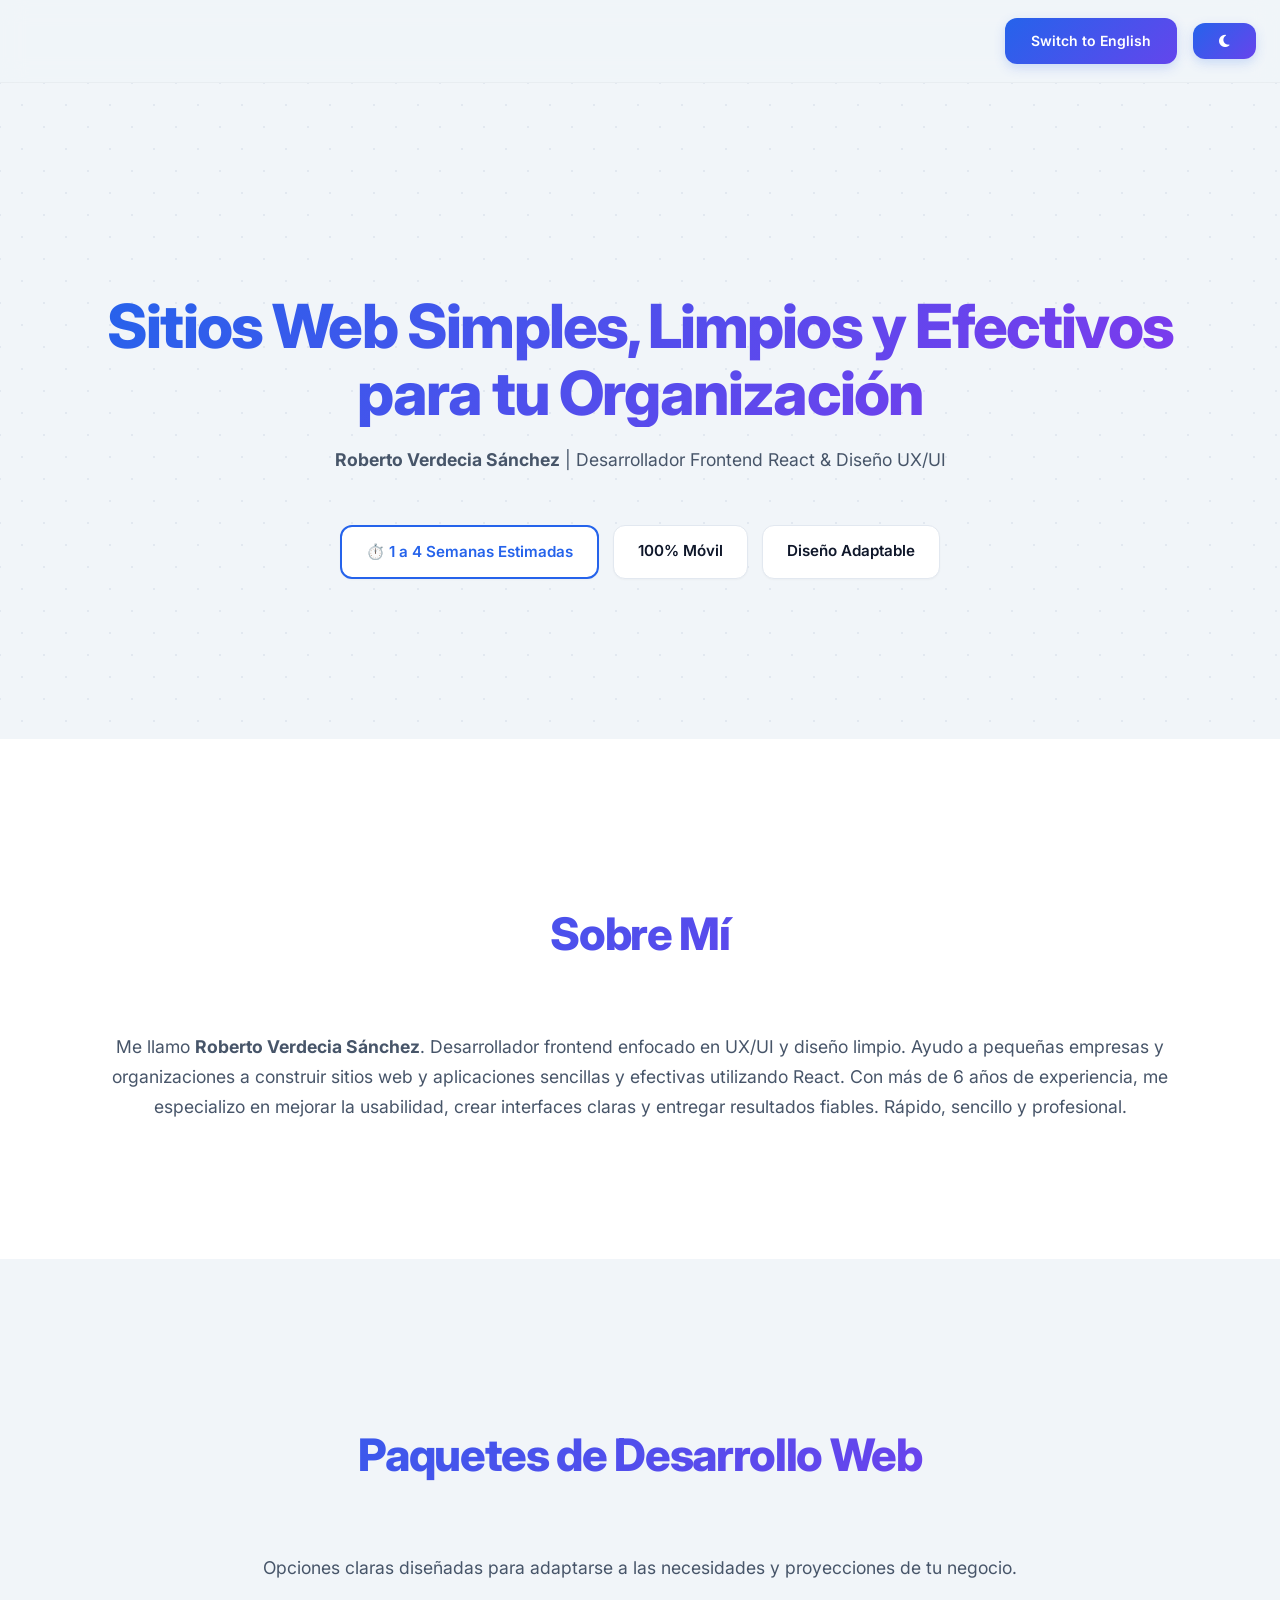
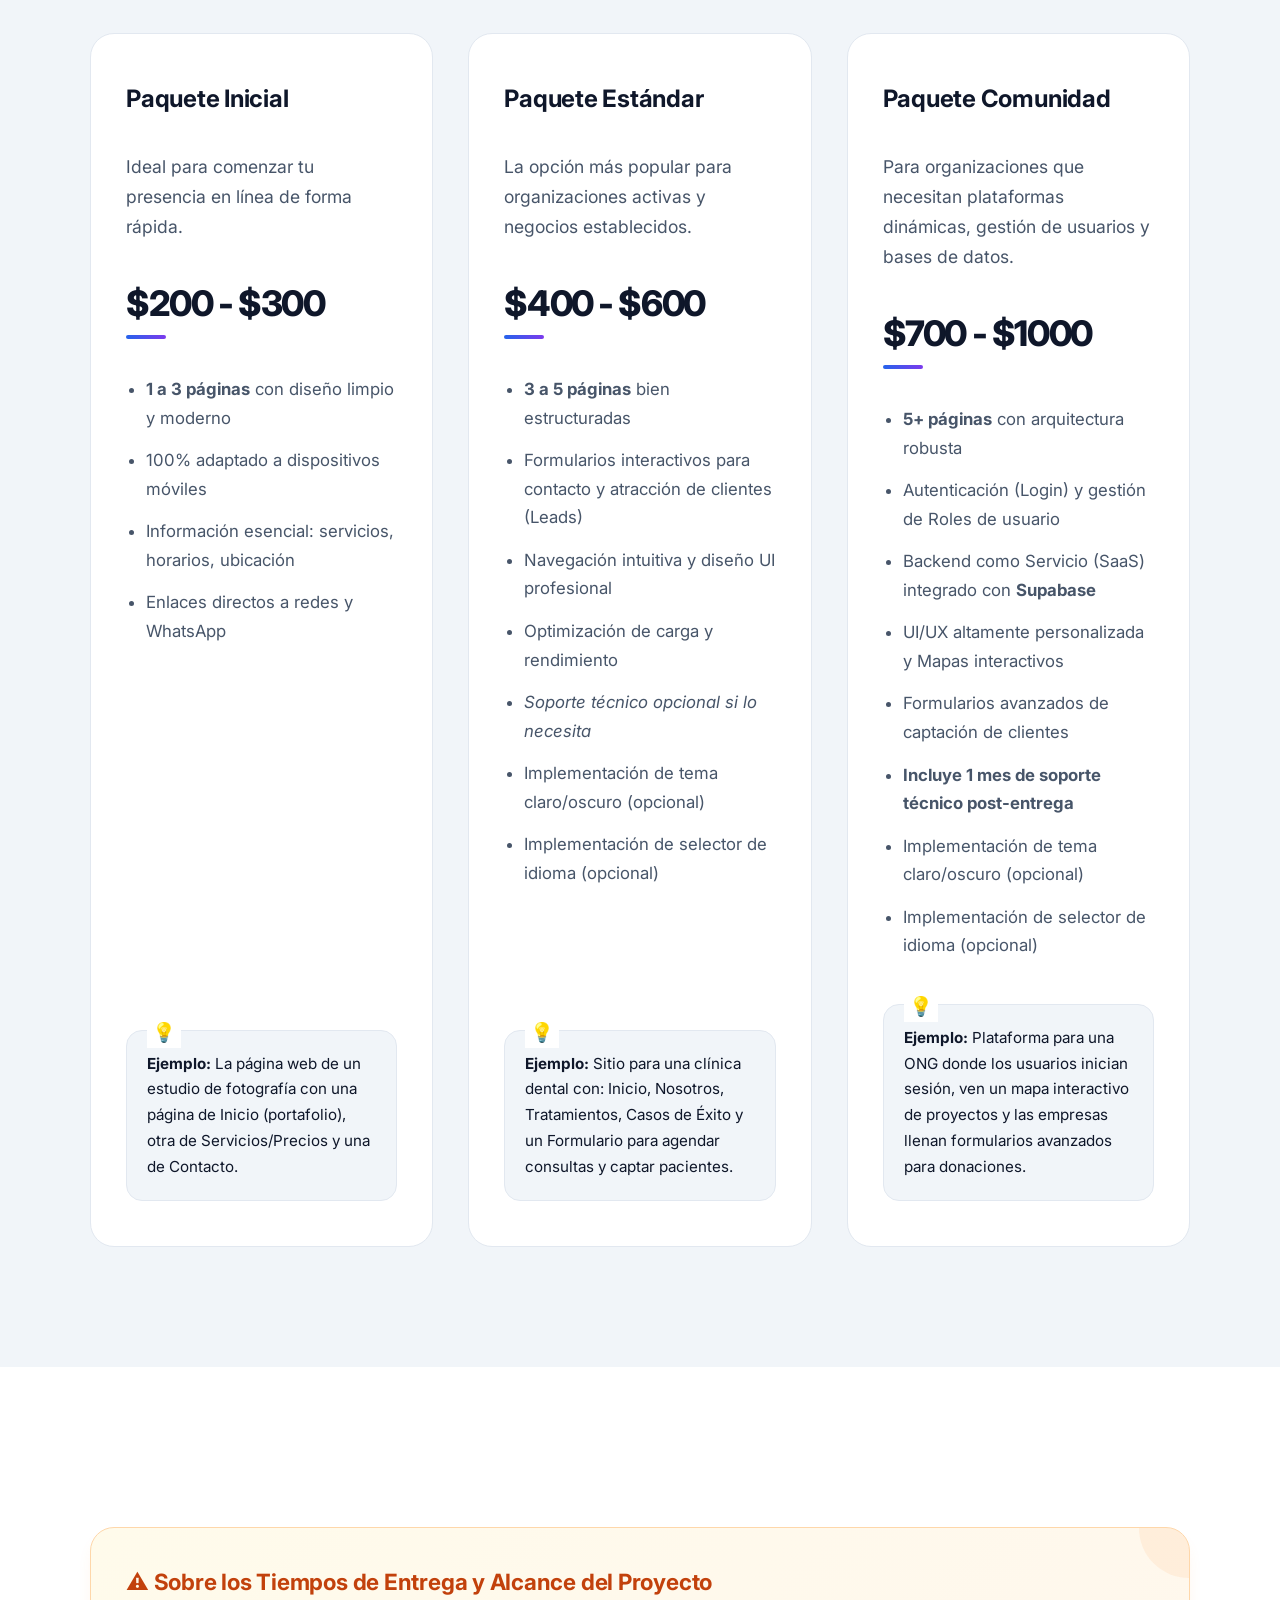
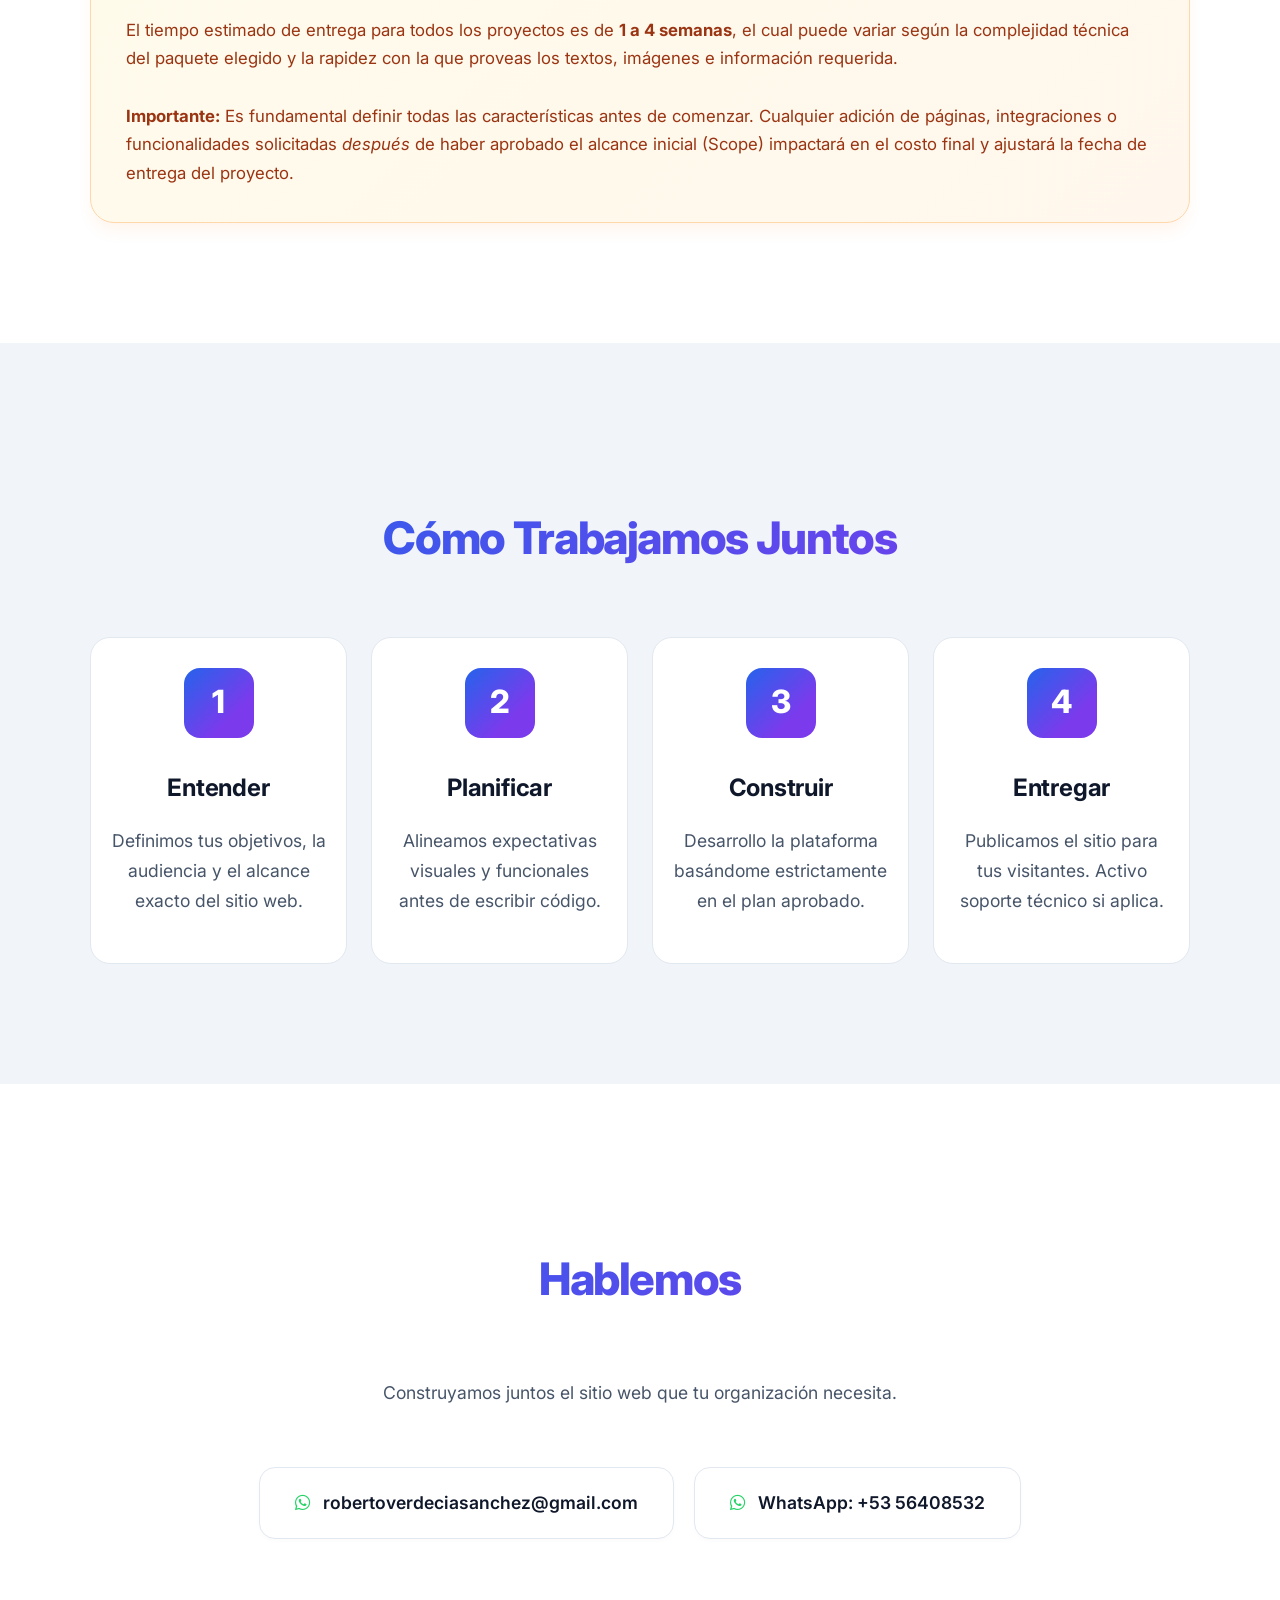
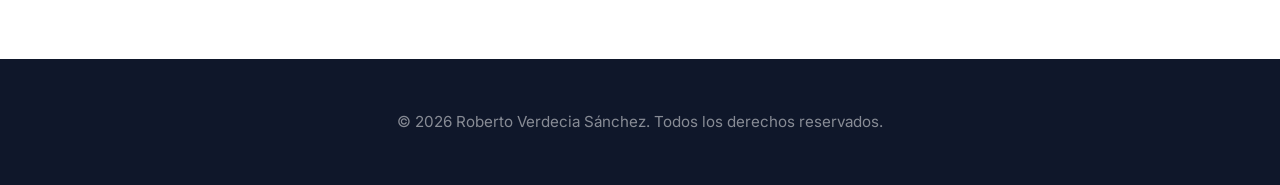
<file: Portafolio.html>
<!DOCTYPE html>
<html lang="es">

  <head>
    <meta charset="UTF-8">
    <meta name="viewport"
          content="width=device-width, initial-scale=1.0">
    <title>Portafolio | Roberto Verdecia Sánchez</title>
    <link rel="preconnect"
          href="https://fonts.googleapis.com">
    <link rel="preconnect"
          href="https://fonts.gstatic.com"
          crossorigin>
    <link href="https://fonts.googleapis.com/css2?family=Inter:wght@400;500;600;700;800&display=swap"
          rel="stylesheet">
    <link rel="stylesheet"
          href="https://cdnjs.cloudflare.com/ajax/libs/font-awesome/6.5.0/css/all.min.css"
          crossorigin="anonymous"
          referrerpolicy="no-referrer" />

    <style>
      /* =========================================================
           VARIABLES Y CONFIGURACIÓN GENERAL
           ========================================================= */
      :root {
        --primary: #2563eb;
        --primary-dark: #1d4ed8;
        --accent: #7c3aed;
        --text-dark: #0f172a;
        /* Más oscuro para contraste tech */
        --text-light: #475569;
        --bg-light: #f1f5f9;
        /* Ligeramente más gris */
        --white: #ffffff;
        --font-main: 'Inter', system-ui, -apple-system, sans-serif;

        /* Transición más "bouncy" para efectos altos */
        --ease-out: all 0.4s cubic-bezier(0.165, 0.84, 0.44, 1);
      }

      /* ===================== TEMA OSCURO ===================== */
      body.dark-mode {
        --primary: #60a5fa;
        --primary-dark: #2563eb;
        --accent: #a78bfa;
        --text-dark: #f1f5f9;
        --text-light: #cbd5e1;
        --bg-light: #181e29;
        --white: #23293a;
      }

      body.dark-mode {
        color: var(--text-dark);
        background-color: var(--bg-light);
      }

      body.dark-mode .bg-pattern {
        background-color: var(--white);
        background-image: linear-gradient(#23293a 1.1px, transparent 1.1px), linear-gradient(90deg, #23293a 1.1px, transparent 1.1px);
      }

      body.dark-mode .bg-white {
        background-color: var(--white);
      }

      body.dark-mode .card,
      body.dark-mode .step,
      body.dark-mode .contact-info p {
        background: var(--white);
        color: var(--text-dark);
        border-color: #334155;
      }

      body.dark-mode .tag {
        background: var(--white);
        color: var(--primary);
        border-color: #334155;
      }

      body.dark-mode .tag.highlight {
        color: var(--primary);
        border-color: var(--primary);
      }

      body.dark-mode .example-box {
        background-color: #23293a;
        color: var(--text-light);
        border-color: #334155;
      }

      body.dark-mode .scope-alert {
        background: linear-gradient(135deg, #23293a 0%, #181e29 100%);
        border: 1px solid #a78bfa;
        color: var(--text-light);
      }

      body.dark-mode .scope-alert h3 {
        color: #a78bfa;
      }

      body.dark-mode .scope-alert p {
        color: #cbd5e1;
      }

      body.dark-mode .top-bar {
        background-color: rgba(24, 30, 41, 0.8);
        border-bottom: 1px solid #23293a;
      }

      body.dark-mode .lang-btn {
        background: linear-gradient(135deg, var(--primary) 0%, var(--accent) 100%);
        color: var(--white);
        box-shadow: 0 4px 12px rgba(96, 165, 250, 0.2);
      }

      body.dark-mode .lang-btn:hover {
        box-shadow: 0 6px 18px rgba(167, 139, 250, 0.3);
      }

      body.dark-mode footer {
        background: #181e29;
        color: rgba(255, 255, 255, 0.7);
      }

      body.dark-mode footer p {
        color: rgba(255, 255, 255, 0.5);
      }

      /* Patrón de fondo sutil para zonas de luz */
      .bg-pattern {
        background-color: var(--white);
        background-image: linear-gradient(#f1f5f9 1.1px, transparent 1.1px), linear-gradient(90deg, #f1f5f9 1.1px, transparent 1.1px);
        background-size: 22px 22px;
      }

      body {
        font-family: var(--font-main);
        line-height: 1.7;
        margin: 0;
        padding: 0;
        color: var(--text-dark);
        background-color: var(--bg-light);
        -webkit-font-smoothing: antialiased;
        scroll-behavior: smooth;
        /* Scroll suave nativo */
      }

      .container {
        max-width: 1100px;
        margin: 0 auto;
        padding: 0 24px;
      }

      /* Títulos con degradado fuerte y animado en hover */
      h1,
      h2 {
        background: linear-gradient(135deg, var(--primary) 0%, var(--accent) 50%, var(--primary) 100%);
        background-size: 200% auto;
        -webkit-background-clip: text;
        -webkit-text-fill-color: transparent;
        background-clip: text;
        color: transparent;
        font-weight: 800;
        letter-spacing: -0.03em;
        transition: var(--ease-out);
      }

      h2:hover {
        background-position: right center;
        /* Movimiento del degradado */
      }

      h3 {
        font-size: 1.5rem;
        margin-top: 0;
        margin-bottom: 15px;
        color: var(--text-dark);
        font-weight: 700;
        letter-spacing: -0.01em;
      }

      p {
        color: var(--text-light);
        font-size: 1.1rem;
      }

      /* =========================================================
           SISTEMA DE CAMBIO DE IDIOMA (SOLO CSS)
           ========================================================= */
      #lang-toggle {
        display: none;
      }

      .lang-en {
        display: none;
      }

      #lang-toggle:checked~.page-wrapper .lang-es {
        display: none;
      }

      #lang-toggle:checked~.page-wrapper .lang-en {
        display: block;
      }

      #lang-toggle:checked~.page-wrapper span.lang-en {
        display: inline;
      }

      .top-bar {
        background-color: rgba(241, 245, 249, 0.8);
        backdrop-filter: blur(12px);
        padding: 18px 24px;
        text-align: right;
        position: sticky;
        top: 0;
        z-index: 1000;
        border-bottom: 1px solid rgba(0, 0, 0, 0.03);
      }

      /* Botón con degradado dinámico */
      .lang-btn {
        background: linear-gradient(135deg, var(--primary) 0%, var(--accent) 100%);
        background-size: 150% auto;
        color: var(--white);
        padding: 11px 26px;
        border-radius: 12px;
        /* Menos redondeado, más app style */
        cursor: pointer;
        font-weight: 600;
        font-size: 14px;
        transition: var(--ease-out);
        user-select: none;
        display: inline-block;
        border: none;
        box-shadow: 0 4px 12px rgba(37, 99, 235, 0.2);
      }

      .lang-btn:hover {
        background-position: right center;
        transform: translateY(-2px) scale(1.01);
        box-shadow: 0 6px 18px rgba(124, 58, 237, 0.3);
      }

      /* =========================================================
           DISEÑO DE SECCIONES (ESTILOS)
           ========================================================= */
      section {
        padding: 120px 0;
        position: relative;
      }

      .bg-white {
        background-color: var(--white);
      }

      /* Clip-path suave para separar secciones */
      .section-separator {
        position: absolute;
        bottom: 0;
        left: 0;
        width: 100%;
        height: 60px;
        background-color: var(--bg-light);
        clip-path: polygon(0 100%, 100% 100%, 100% 0);
        z-index: 1;
      }

      .text-center {
        text-align: center;
      }

      h1 {
        font-size: 3.8rem;
        margin-bottom: 18px;
        line-height: 1.1;
      }

      h2 {
        font-size: 2.8rem;
        margin-bottom: 60px;
      }

      /* Hero con patrón de fondo */
      .hero {
        padding: 160px 20px;
        background-color: var(--bg-light);
        background-image: radial-gradient(#e2e8f0 1.1px, transparent 1.1px), radial-gradient(#e2e8f0 1.1px, var(--bg-light) 1.1px);
        background-size: 44px 44px;
        background-position: 0 0, 22px 22px;
      }

      .tags {
        display: flex;
        justify-content: center;
        gap: 14px;
        flex-wrap: wrap;
        margin-top: 50px;
      }

      .tag {
        background: var(--white);
        padding: 12px 24px;
        border-radius: 12px;
        font-size: 0.95rem;
        font-weight: 600;
        color: var(--text-dark);
        border: 1px solid #e2e8f0;
        transition: var(--ease-out);
        box-shadow: 0 1px 2px rgba(0, 0, 0, 0.03);
      }

      .tag:hover {
        border-color: var(--primary);
        transform: translateY(-3px) rotate(1deg);
      }

      .tag.highlight {
        background: var(--white);
        color: var(--primary);
        border: 2px solid var(--primary);
        position: relative;
      }

      /* Efecto de pulso sutil en la tag de tiempo */
      @keyframes pulse-border {
        0% {
          box-shadow: 0 0 0 0 rgba(37, 99, 235, 0.4);
        }

        70% {
          box-shadow: 0 0 0 10px rgba(37, 99, 235, 0);
        }

        100% {
          box-shadow: 0 0 0 0 rgba(37, 99, 235, 0);
        }
      }

      .tag.highlight {
        animation: pulse-border 2s infinite;
      }

      /* Grillas */
      .grid-3 {
        display: grid;
        grid-template-columns: repeat(auto-fit, minmax(320px, 1fr));
        gap: 35px;
      }

      .grid-4 {
        display: grid;
        grid-template-columns: repeat(auto-fit, minmax(220px, 1fr));
        gap: 24px;
      }

      /* Tarjetas con efecto Glow en Hover */
      .card {
        background: var(--white);
        padding: 45px 35px;
        border-radius: 24px;
        border: 1px solid #e2e8f0;
        transition: var(--ease-out);
        display: flex;
        flex-direction: column;
        position: relative;
        z-index: 2;
        /* Por encima del separator */
      }

      .card:hover {
        transform: translateY(-10px) scale(1.02);
        border-color: transparent;
        /* Efecto Glow de color sutil */
        box-shadow: 0 20px 40px -10px rgba(37, 99, 235, 0.15), 0 10px 20px -10px rgba(124, 58, 237, 0.1);
      }

      .price {
        font-size: 2.2rem;
        font-weight: 800;
        color: var(--text-dark);
        margin: 15px 0 25px 0;
        letter-spacing: -0.04em;
        position: relative;
        display: inline-block;
      }

      /* Subrayado decorativo en el precio */
      .price::after {
        content: '';
        position: absolute;
        bottom: -5px;
        left: 0;
        width: 40px;
        height: 4px;
        background: linear-gradient(90deg, var(--primary), var(--accent));
        border-radius: 2px;
      }

      ul {
        padding-left: 20px;
        color: var(--text-light);
        flex-grow: 1;
        margin-bottom: 30px;
      }

      li {
        margin-bottom: 14px;
        font-size: 1.05rem;
      }

      /* Ejemplos estilo burbuja de chat */
      .example-box {
        background-color: var(--bg-light);
        padding: 20px;
        font-size: 0.95rem;
        color: var(--text-dark);
        border-radius: 16px;
        position: relative;
        border: 1px solid #e2e8f0;
      }

      .example-box::before {
        content: '💡';
        position: absolute;
        top: -15px;
        left: 20px;
        background: var(--white);
        padding: 0 5px;
        font-size: 1.2rem;
      }

      /* Alerta de Alcance (Scope) moderna */
      .scope-alert {
        background: linear-gradient(135deg, #fffbeb 0%, #fff7ed 100%);
        border: 1px solid #fed7aa;
        padding: 35px;
        border-radius: 24px;
        margin-top: 40px;
        box-shadow: 0 10px 15px -3px rgba(251, 146, 60, 0.1);
        position: relative;
        overflow: hidden;
      }

      /* Decoración geométrica en la alerta */
      .scope-alert::after {
        content: '';
        position: absolute;
        top: -50px;
        right: -50px;
        width: 100px;
        height: 100px;
        background: rgba(251, 146, 60, 0.1);
        border-radius: 50%;
      }

      .scope-alert h3 {
        color: #c2410c;
        margin-bottom: 15px;
        font-size: 1.4rem;
      }

      .scope-alert p {
        margin: 0;
        color: #9a3412;
        font-size: 1.05rem;
        position: relative;
        z-index: 1;
      }

      /* Pasos del Proceso interactivas */
      .step {
        text-align: center;
        padding: 30px 20px;
        background: var(--white);
        border-radius: 20px;
        border: 1px solid #e2e8f0;
        transition: var(--ease-out);
      }

      .step:hover {
        transform: scale(1.05);
        box-shadow: 0 15px 30px -5px rgba(0, 0, 0, 0.05);
      }

      /* Efecto Parallax simple en scroll (requiere JS para ser perfecto,
           pero simularemos efecto visual con perspectiva fija) */
      .step-number {
        display: inline-flex;
        justify-content: center;
        align-items: center;
        width: 70px;
        height: 70px;
        background: linear-gradient(135deg, var(--primary) 0%, var(--accent) 70%) var(--text-dark);
        color: var(--white);
        border-radius: 16px;
        /* Forma de app icon */
        font-size: 2rem;
        font-weight: 800;
        margin-bottom: 30px;
        position: relative;
        transform: translateZ(0);
        /* Forzar aceleración hardware */
        transition: var(--ease-out);
      }

      .step:hover .step-number {
        background: linear-gradient(135deg, var(--primary) 0%, var(--accent) 100%);
        transform: rotateY(180deg);
        /* Efecto flip al hover */
      }

      /* Volver a poner el número derecho después del flip */
      .step-number span {
        transition: var(--ease-out);
      }

      .step:hover .step-number span {
        transform: rotateY(-180deg);
      }

      /* Contacto estilo botones grandes */
      .contact-info {
        margin-top: 60px;
        font-size: 1.2rem;
        display: flex;
        gap: 20px;
        justify-content: center;
        flex-wrap: wrap;
      }

      .contact-info p {
        margin: 0;
        background: var(--white);
        padding: 20px 35px;
        border-radius: 16px;
        border: 1px solid #e2e8f0;
        transition: var(--ease-out);
        box-shadow: 0 2px 4px rgba(0, 0, 0, 0.02);
      }

      .contact-info p:hover {
        border-color: var(--primary);
        transform: translateY(-4px);
        box-shadow: 0 10px 20px -5px rgba(37, 99, 235, 0.1);
      }

      .contact-info a {
        color: var(--text-dark);
        text-decoration: none;
        font-weight: 600;
      }

      .contact-info p:hover a {
        color: var(--primary);
      }

      /* Footer */
      footer {
        background: var(--text-dark);
        color: rgba(255, 255, 255, 0.7);
        text-align: center;
        padding: 50px 20px;
      }

      footer p {
        color: rgba(255, 255, 255, 0.5);
        margin: 0;
        font-size: 0.95rem;
      }

      /* Responsive */
      @media (max-width: 768px) {
        h1 {
          font-size: 2.8rem;
        }

        h2 {
          font-size: 2.2rem;
        }

        section {
          padding: 80px 0;
        }

        .hero {
          padding: 120px 20px;
        }

        .contact-info {
          flex-direction: column;
          align-items: center;
        }
      }
    </style>
  </head>

  <body>

    <input type="checkbox"
           id="lang-toggle">

    <div class="page-wrapper">

      <div class="top-bar"
           style="display: flex; align-items: center; justify-content: end;">
        <label for="lang-toggle"
               class="lang-btn">
          <span class="lang-es">Switch to English</span>
          <span class="lang-en">Cambiar a Español</span>
        </label>
        <button id="theme-toggle"
                class="lang-btn"
                style="margin-left: 16px; display: flex; align-items: center; gap: 8px;">
          <i id="theme-icon"
             class="fa-solid fa-moon"
             aria-hidden="true"></i>
          <span class="lang-es"
                id="theme-toggle-text"
                style="display:none;">Modo Oscuro</span>
          <span class="lang-en"
                id="theme-toggle-text-en"
                style="display:none;">Dark Mode</span>
        </button>
      </div>

      <section class="hero text-center">
        <div class="container">
          <h1 class="lang-es">Sitios Web Simples, Limpios y Efectivos para tu Organización</h1>
          <h1 class="lang-en">Simple, Clean, and Effective Websites for Your Organization</h1>

          <p class="lang-es"><strong>Roberto Verdecia Sánchez</strong> | Desarrollador Frontend React & Diseño
            UX/UI</p>
          <p class="lang-en"><strong>Roberto Verdecia Sánchez</strong> | Frontend React Developer & UX/UI
            Design</p>

          <div class="tags">
            <span class="tag highlight lang-es">⏱️ 1 a 4 Semanas Estimadas</span>
            <span class="tag highlight lang-en">⏱️ 1 to 4 Weeks Estimated</span>

            <span class="tag lang-es">100% Móvil</span>
            <span class="tag lang-en">100% Mobile</span>

            <span class="tag lang-es">Diseño Adaptable</span>
            <span class="tag lang-en">Adaptable Design</span>
          </div>
        </div>
      </section>

      <section class="bg-white">
        <div class="container text-center">
          <h2 class="lang-es">Sobre Mí</h2>
          <h2 class="lang-en">About Me</h2>

          <p class="lang-es">
            Me llamo <strong>Roberto Verdecia Sánchez</strong>. Desarrollador frontend enfocado en UX/UI y
            diseño limpio.

            Ayudo a pequeñas empresas y organizaciones a construir sitios web y aplicaciones sencillas y
            efectivas utilizando React. Con más de 6 años de experiencia, me especializo en mejorar la
            usabilidad, crear interfaces claras y entregar resultados fiables.

            Rápido, sencillo y profesional.
          </p>
          <p class="lang-en">
            My name is <strong>Roberto Verdecia Sánchez</strong>. Frontend developer focused on UX/UI and
            clean design.

            I help small businesses and organizations build simple, effective websites and applications
            using React. With 6+ years of experience, I specialize in improving usability, creating clear
            interfaces and delivering reliable results.

            Fast, simple and professional.
          </p>
        </div>
      </section>

      <section>
        <div class="container">
          <h2 class="text-center lang-es">Paquetes de Desarrollo Web</h2>
          <h2 class="text-center lang-en">Web Development Packages</h2>

          <p class="text-center lang-es"
             style="margin-bottom: 50px;">Opciones claras diseñadas para adaptarse a las necesidades y
            proyecciones de tu negocio.</p>
          <p class="text-center lang-en"
             style="margin-bottom: 50px;">Clear options designed to fit the needs and projections of your
            business.</p>

          <div class="grid-3">

            <div class="card">
              <h3 class="lang-es">Paquete Inicial</h3>
              <h3 class="lang-en">Starter Package</h3>
              <p class="lang-es">Ideal para comenzar tu presencia en línea de forma rápida.</p>
              <p class="lang-en">Ideal for launching your online presence quickly.</p>
              <div class="price">$200 - $300</div>

              <ul class="lang-es">
                <li><strong>1 a 3 páginas</strong> con diseño limpio y moderno</li>
                <li>100% adaptado a dispositivos móviles</li>
                <li>Información esencial: servicios, horarios, ubicación</li>
                <li>Enlaces directos a redes y WhatsApp</li>
              </ul>
              <ul class="lang-en">
                <li><strong>1 to 3 pages</strong> with a clean, modern design</li>
                <li>100% mobile-friendly</li>
                <li>Essential info: services, hours, location</li>
                <li>Direct links to socials and WhatsApp</li>
              </ul>

              <div class="example-box">
                <span class="lang-es"><strong>Ejemplo:</strong> La página web de un estudio de
                  fotografía con una página de Inicio (portafolio), otra de Servicios/Precios y una de
                  Contacto.</span>
                <span class="lang-en"><strong>Example:</strong> A website for a photography studio with
                  a Home page (portfolio), a Services/Pricing page, and a Contact page.</span>
              </div>
            </div>

            <div class="card">
              <h3 class="lang-es">Paquete Estándar</h3>
              <h3 class="lang-en">Standard Package</h3>
              <p class="lang-es">La opción más popular para organizaciones activas y negocios
                establecidos.</p>
              <p class="lang-en">The most popular option for active organizations and established
                businesses.</p>
              <div class="price">$400 - $600</div>

              <ul class="lang-es">
                <li><strong>3 a 5 páginas</strong> bien estructuradas</li>
                <li>Formularios interactivos para contacto y atracción de clientes (Leads)</li>
                <li>Navegación intuitiva y diseño UI profesional</li>
                <li>Optimización de carga y rendimiento</li>
                <li><em>Soporte técnico opcional si lo necesita</em></li>
                <li>Implementación de tema claro/oscuro (opcional)</li>
                <li>Implementación de selector de idioma (opcional)</li>
              </ul>
              <ul class="lang-en">
                <li><strong>3 to 5 well-structured pages</strong></li>
                <li>Interactive forms for contact and lead generation</li>
                <li>Intuitive navigation and professional UI design</li>
                <li>Load and performance optimization</li>
                <li><em>Optional technical support if needed</em></li>
                <li>Implementation of light/dark theme (optional)</li>
                <li>Implementation of language selector (optional)</li>
              </ul>

              <div class="example-box">
                <span class="lang-es"><strong>Ejemplo:</strong> Sitio para una clínica dental con:
                  Inicio, Nosotros, Tratamientos, Casos de Éxito y un Formulario para agendar
                  consultas y captar pacientes.</span>
                <span class="lang-en"><strong>Example:</strong> A dental clinic site featuring: Home,
                  About Us, Treatments, Success Stories, and a Form to schedule appointments and
                  capture patients.</span>
              </div>
            </div>

            <div class="card">
              <h3 class="lang-es">Paquete Comunidad</h3>
              <h3 class="lang-en">Community Package</h3>
              <p class="lang-es">Para organizaciones que necesitan plataformas dinámicas, gestión de
                usuarios y bases de datos.</p>
              <p class="lang-en">For organizations needing dynamic platforms, user management, and
                databases.</p>
              <div class="price">$700 - $1000</div>

              <ul class="lang-es">
                <li><strong>5+ páginas</strong> con arquitectura robusta</li>
                <li>Autenticación (Login) y gestión de Roles de usuario</li>
                <li>Backend como Servicio (SaaS) integrado con <strong>Supabase</strong></li>
                <li>UI/UX altamente personalizada y Mapas interactivos</li>
                <li>Formularios avanzados de captación de clientes</li>
                <li><strong>Incluye 1 mes de soporte técnico post-entrega</strong></li>
                <li>Implementación de tema claro/oscuro (opcional)</li>
                <li>Implementación de selector de idioma (opcional)</li>
              </ul>
              <ul class="lang-en">
                <li><strong>3 to 5 pages</strong> with robust architecture</li>
                <li>User Authentication (Login) and Role management</li>
                <li>Backend as a Service (SaaS) integrated with <strong>Supabase</strong></li>
                <li>Highly customized UI/UX and Interactive Maps</li>
                <li>Advanced lead capture forms</li>
                <li><strong>Includes 1 month of post-delivery tech support</strong></li>
                <li>Implementation of light/dark theme (optional)</li>
                <li>Implementation of language selector (optional)</li>
              </ul>

              <div class="example-box">
                <span class="lang-es"><strong>Ejemplo:</strong> Plataforma para una ONG donde los
                  usuarios inician sesión, ven un mapa interactivo de proyectos y las empresas llenan
                  formularios avanzados para donaciones.</span>
                <span class="lang-en"><strong>Example:</strong> A platform for an NGO where users log
                  in, view an interactive project map, and companies fill out advanced forms for
                  donations.</span>
              </div>
            </div>

          </div>
        </div>
      </section>

      <section class="bg-white">
        <div class="container">
          <div class="scope-alert">
            <h3 class="lang-es">⚠️ Sobre los Tiempos de Entrega y Alcance del Proyecto</h3>
            <h3 class="lang-en">⚠️ About Delivery Times and Project Scope</h3>

            <p class="lang-es">
              El tiempo estimado de entrega para todos los proyectos es de <strong>1 a 4 semanas</strong>,
              el cual puede variar según la complejidad técnica del paquete elegido y la rapidez con la
              que proveas los textos, imágenes e información requerida.<br><br>
              <strong>Importante:</strong> Es fundamental definir todas las características antes de
              comenzar. Cualquier adición de páginas, integraciones o funcionalidades solicitadas
              <em>después</em> de haber aprobado el alcance inicial (Scope) impactará en el costo final y
              ajustará la fecha de entrega del proyecto.
            </p>
            <p class="lang-en">
              The estimated delivery time for all projects is <strong>1 to 4 weeks</strong>, which may
              vary based on the technical complexity of the chosen package and how quickly you provide the
              required texts, images, and information.<br><br>
              <strong>Important:</strong> It is essential to define all features before starting. Any
              addition of pages, integrations, or functionalities requested <em>after</em> the initial
              scope has been approved will impact the final cost and adjust the project's delivery date.
            </p>
          </div>
        </div>
      </section>

      <section>
        <div class="container">
          <h2 class="text-center lang-es">Cómo Trabajamos Juntos</h2>
          <h2 class="text-center lang-en">How We Work Together</h2>

          <div class="grid-4"
               style="margin-top: 50px;">
            <div class="step">
              <div class="step-number">1</div>
              <h3 class="lang-es">Entender</h3>
              <h3 class="lang-en">Understand</h3>
              <p class="lang-es">Definimos tus objetivos, la audiencia y el alcance exacto del sitio web.
              </p>
              <p class="lang-en">We define your goals, audience, and the exact scope of the website.</p>
            </div>
            <div class="step">
              <div class="step-number">2</div>
              <h3 class="lang-es">Planificar</h3>
              <h3 class="lang-en">Plan</h3>
              <p class="lang-es">Alineamos expectativas visuales y funcionales antes de escribir código.
              </p>
              <p class="lang-en">We align visual and functional expectations before writing any code.</p>
            </div>
            <div class="step">
              <div class="step-number">3</div>
              <h3 class="lang-es">Construir</h3>
              <h3 class="lang-en">Build</h3>
              <p class="lang-es">Desarrollo la plataforma basándome estrictamente en el plan aprobado.</p>
              <p class="lang-en">I develop the platform strictly based on the approved plan.</p>
            </div>
            <div class="step">
              <div class="step-number">4</div>
              <h3 class="lang-es">Entregar</h3>
              <h3 class="lang-en">Deliver</h3>
              <p class="lang-es">Publicamos el sitio para tus visitantes. Activo soporte técnico si
                aplica.</p>
              <p class="lang-en">We publish the site for your visitors. Active tech support if applicable.
              </p>
            </div>
          </div>
        </div>
      </section>

      <section class="bg-white text-center">
        <div class="container">
          <h2 class="lang-es">Hablemos</h2>
          <h2 class="lang-en">Let's Talk</h2>

          <p class="lang-es">Construyamos juntos el sitio web que tu organización necesita.</p>
          <p class="lang-en">Let's build the website your organization needs together.</p>

          <div class="contact-info">
            <p><i class="fab fa-whatsapp"
                 aria-hidden="true"
                 style="color:#25d366;margin-right:8px;"></i> <a
                 href="mailto:robertoverdeciasanchez@gmail.com">robertoverdeciasanchez@gmail.com</a></p>
            <p><i class="fab fa-whatsapp"
                 aria-hidden="true"
                 style="color:#25d366;margin-right:8px;"></i> <a href="https://wa.me/5356408532"
                 target="_blank">WhatsApp: +53 56408532</a></p>
          </div>

        </div>
      </section>

      <footer>
        <div class="container">
          <p>&copy; 2026 Roberto Verdecia Sánchez. <span class="lang-es">Todos los derechos
              reservados.</span><span class="lang-en">All rights reserved.</span></p>
        </div>
      </footer>

    </div>
  </body>

  <script>
    // Cambio de tema claro/oscuro con FontAwesome
    const themeToggle = document.getElementById('theme-toggle');
    const themeIcon = document.getElementById('theme-icon');
    // Textos ocultos para accesibilidad
    const themeToggleText = document.getElementById('theme-toggle-text');
    const themeToggleTextEn = document.getElementById('theme-toggle-text-en');

    function setTheme(dark) {
      if (dark) {
        document.body.classList.add('dark-mode');
        themeIcon.classList.remove('fa-moon');
        themeIcon.classList.add('fa-sun');
        themeToggle.title = 'Modo claro';
        localStorage.setItem('theme', 'dark');
      } else {
        document.body.classList.remove('dark-mode');
        themeIcon.classList.remove('fa-sun');
        themeIcon.classList.add('fa-moon');
        themeToggle.title = 'Modo oscuro';
        localStorage.setItem('theme', 'light');
      }
    }

    // Inicializar tema
    const userTheme = localStorage.getItem('theme');
    if (userTheme === 'dark' || (!userTheme && window.matchMedia('(prefers-color-scheme: dark)').matches)) {
      setTheme(true);
    } else {
      setTheme(false);
    }

    themeToggle.addEventListener('click', () => {
      setTheme(!document.body.classList.contains('dark-mode'));
    });
  </script>

</html>
</file>
<file: public/css/styles.css>
:root {
  /* DOPELY PALETTE 03 */
  --fresh-mint: #b7f3d0;
  --ice-mint: #e7fff2;
  --carbon-black: #111418;
  --steel-gray: #7d7981;
  --signal-green: #25c77a;

  --obsidian: var(--carbon-black);
  --obsidian-2: #181c20;
  --obsidian-3: #1e2328;
  --bone: var(--ice-mint);
  --bone-dim: var(--steel-gray);
  --brass: var(--signal-green);
  --brass-ink: var(--carbon-black);
  --plaster: var(--ice-mint);
  --plaster-2: #ffffff;
  --ink: var(--carbon-black);
  --ink-dim: var(--steel-gray);
  --line: #2a3038;
  --danger: #c45c3e;
  --mint: var(--fresh-mint);
  --graphite: var(--carbon-black);

  --bg: var(--ice-mint);
  --bg-2: #ffffff;
  --surface: #ffffff;
  --text: var(--carbon-black);
  --muted: var(--steel-gray);
  --accent: var(--carbon-black);
  --accent-fg: var(--ice-mint);
  --edge: color-mix(in srgb, var(--fresh-mint) 62%, #ffffff);
  --board: var(--carbon-black);
  --board-text: var(--ice-mint);
  --board-rule: #2a3038;
  --board-accent: var(--signal-green);
  --shadow: 10px 18px 36px -20px rgba(17, 20, 24, 0.28);

  --font-display: "Bricolage Grotesque", "Segoe UI", sans-serif;
  --font-body: "Source Sans 3", "Segoe UI", sans-serif;
  --space-1: 8px;
  --space-2: 16px;
  --space-3: 24px;
  --space-4: 32px;
  --space-5: 48px;
  --space-6: 80px;
  --radius: 14px;
  --ease: 220ms cubic-bezier(0.16, 1, 0.3, 1);
}

body.theme-obsidian {
  --bg: var(--carbon-black);
  --bg-2: var(--obsidian-2);
  --surface: var(--obsidian-3);
  --text: var(--ice-mint);
  --muted: var(--steel-gray);
  --accent: var(--signal-green);
  --accent-fg: var(--carbon-black);
  --edge: var(--line);
  --board: #0a0c0f;
  --board-text: var(--ice-mint);
  --board-rule: #2a3038;
  --board-accent: var(--signal-green);
  --mint: var(--fresh-mint);
  --shadow: 8px 16px 32px -14px rgba(0, 0, 0, 0.62);
}

*,
*::before,
*::after {
  box-sizing: border-box;
}

html {
  scroll-padding-top: 96px;
}

html {
  scroll-behavior: smooth;
}

body {
  margin: 0;
  font-family: var(--font-body);
  font-size: 1.05rem;
  line-height: 1.6;
  color: var(--text);
  background: var(--bg);
  -webkit-font-smoothing: antialiased;
  touch-action: manipulation;
}

body.menu-open {
  overflow: hidden;
}

[hidden] {
  display: none !important;
}

img {
  max-width: 100%;
  height: auto;
  display: block;
}

a {
  color: inherit;
}

:focus-visible {
  outline: 3px solid var(--accent);
  outline-offset: 3px;
}

.skip {
  position: absolute;
  left: 16px;
  top: -48px;
  z-index: 30;
  padding: 10px 14px;
  background: var(--accent);
  color: var(--accent-fg);
  font-weight: 700;
  text-decoration: none;
  border-radius: 8px;
}

.skip:focus {
  top: 12px;
}

.wrap {
  width: min(1120px, calc(100% - 40px));
  margin-inline: auto;
}

.top {
  position: sticky;
  top: 0;
  left: 0;
  right: 0;
  z-index: 20;
  isolation: isolate;
  display: flex;
  align-items: center;
  justify-content: space-between;
  gap: 16px;
  padding: 14px 20px;
  background: color-mix(in srgb, var(--bg) 48%, transparent);
  border-bottom: 1px solid color-mix(in srgb, var(--edge) 70%, transparent);
  backdrop-filter: blur(28px) saturate(1.45);
  -webkit-backdrop-filter: blur(28px) saturate(1.45);
}

.top::before {
  content: "";
  position: absolute;
  inset: 0;
  z-index: -1;
  background: color-mix(in srgb, var(--bg) 78%, transparent);
  pointer-events: none;
}

.brand {
  font-family: var(--font-display);
  font-weight: 700;
  font-size: 1rem;
  letter-spacing: -0.02em;
  text-decoration: none;
  white-space: nowrap;
}

.nav {
  display: flex;
  gap: 6px;
  list-style: none;
  margin: 0;
  padding: 0;
}

.nav a {
  display: inline-flex;
  align-items: center;
  min-height: 44px;
  padding: 0 12px;
  text-decoration: none;
  font-weight: 650;
  color: var(--muted);
  border-radius: 999px;
}

.nav a:hover,
.nav a[aria-current="true"] {
  color: var(--text);
  background: color-mix(in srgb, var(--accent) 14%, transparent);
}

.tools {
  display: flex;
  gap: 8px;
  align-items: center;
}

.icon-btn {
  font-weight: 800;
  font-size: 0.78rem;
  letter-spacing: 0.04em;
}

.icon-btn,
.menu-btn {
  width: 44px;
  height: 44px;
  border: 1px solid var(--edge);
  background: var(--surface);
  color: var(--text);
  border-radius: 50%;
  display: inline-flex;
  align-items: center;
  justify-content: center;
  cursor: pointer;
}

.icon-btn svg,
.menu-btn svg {
  width: 20px;
  height: 20px;
  fill: none;
  stroke: currentColor;
  stroke-width: 1.8;
  stroke-linecap: round;
  stroke-linejoin: round;
}

[data-theme-toggle] .icon {
  display: flex;
  align-items: center;
  justify-content: center;
  width: 20px;
  height: 20px;
  line-height: 0;
}

[data-theme-toggle] .icon svg {
  display: block;
}

.menu-btn {
  display: none;
}

.overlay {
  position: fixed;
  inset: 0;
  background: rgba(11, 12, 14, 0.55);
  z-index: 24;
}

.drawer {
  position: fixed;
  top: 0;
  right: 0;
  z-index: 25;
  width: min(380px, 100vw);
  height: 100dvh;
  padding: 18px 18px calc(18px + env(safe-area-inset-bottom));
  background: var(--bg-2);
  border-left: 1px solid var(--edge);
  display: flex;
  flex-direction: column;
  gap: 12px;
}

.drawer a {
  min-height: 44px;
  display: flex;
  align-items: center;
  text-decoration: none;
  font-weight: 700;
  padding: 0 12px;
  border-radius: 10px;
  background: color-mix(in srgb, var(--accent) 10%, transparent);
}

.drawer-head {
  display: flex;
  justify-content: space-between;
  align-items: center;
}

section {
  padding: 88px 0;
  scroll-margin-top: 84px;
}

.band {
  background: var(--bg-2);
}

h1,
h2,
h3 {
  font-family: var(--font-display);
  letter-spacing: -0.03em;
  line-height: 1.12;
  margin: 0 0 16px;
}

h1 {
  font-size: clamp(2.2rem, 6vw, 4.4rem);
  max-width: 18ch;
}

h2 {
  font-size: clamp(1.8rem, 4vw, 2.8rem);
}

h3 {
  font-size: 1.25rem;
}

p {
  margin: 0 0 16px;
  color: var(--muted);
  max-width: 62ch;
}

.lede {
  margin-bottom: 40px;
}

#inicio {
  padding-top: 56px;
  padding-bottom: 56px;
}

.hero {
  display: grid;
  grid-template-columns: 1.1fr 0.9fr;
  gap: 48px;
  align-items: center;
  padding-top: 8px;
  min-height: min(720px, calc(100svh - 150px));
}

.hero-copy {
  align-self: center;
}

.kicker {
  display: inline-block;
  margin: 0 0 18px;
  padding: 6px 14px;
  border: 1px solid var(--edge);
  border-radius: 999px;
  background: color-mix(in srgb, var(--accent) 12%, transparent);
  color: var(--text);
  font-family: var(--font-display);
  font-weight: 700;
  font-size: 0.82rem;
  letter-spacing: 0.01em;
}

.hero-lede {
  font-size: 1.18rem;
  max-width: 54ch;
}

.hero-points {
  list-style: none;
  margin: 8px 0 4px;
  padding: 0;
  display: grid;
  gap: 10px;
}

.hero-points li {
  position: relative;
  margin: 0;
  padding-left: 30px;
  color: var(--text);
  font-weight: 600;
}

.hero-points li::before {
  content: "";
  position: absolute;
  left: 0;
  top: 2px;
  width: 20px;
  height: 20px;
  border-radius: 50%;
  background: var(--accent);
  -webkit-mask: url("data:image/svg+xml,%3Csvg xmlns='http://www.w3.org/2000/svg' viewBox='0 0 24 24'%3E%3Cpath fill='none' stroke='black' stroke-width='3' stroke-linecap='round' stroke-linejoin='round' d='M5 12l5 5 9-11'/%3E%3C/svg%3E") center / 14px no-repeat;
  mask: url("data:image/svg+xml,%3Csvg xmlns='http://www.w3.org/2000/svg' viewBox='0 0 24 24'%3E%3Cpath fill='none' stroke='black' stroke-width='3' stroke-linecap='round' stroke-linejoin='round' d='M5 12l5 5 9-11'/%3E%3C/svg%3E") center / 14px no-repeat;
}

.about-layout {
  display: grid;
  grid-template-columns: 1.4fr 0.6fr;
  gap: 40px;
  align-items: start;
}

.about-copy p {
  max-width: 66ch;
}

.about-stats {
  list-style: none;
  margin: 6px 0 0;
  padding: 0;
  display: grid;
  gap: 16px;
}

.about-stats li {
  padding: 16px 18px;
  border: 1px solid var(--edge);
  border-radius: var(--radius);
  background: var(--surface);
}

.about-stats strong {
  display: block;
  font-family: var(--font-display);
  font-size: 1.4rem;
  letter-spacing: -0.02em;
  color: var(--accent);
}

.about-stats span {
  display: block;
  margin-top: 4px;
  color: var(--muted);
  font-size: 0.95rem;
}

.host-cost {
  margin: 0;
  font-weight: 700;
  color: var(--accent);
}

.host-foot {
  margin-top: 28px;
  font-weight: 600;
  color: var(--text);
}

.care-note {
  margin-top: 28px;
  padding: 16px 18px;
  border-left: 3px solid var(--accent);
  background: var(--bg-2);
  border-radius: 0 10px 10px 0;
  color: var(--text);
  max-width: none;
}

.cta-row {
  display: flex;
  flex-wrap: wrap;
  gap: 12px;
  margin-top: 28px;
}

.btn {
  display: inline-flex;
  align-items: center;
  justify-content: center;
  gap: 8px;
  min-height: 44px;
  padding: 12px 18px;
  border-radius: 999px;
  border: 1px solid var(--edge);
  text-decoration: none;
  font-weight: 750;
  background: var(--surface);
  color: var(--text);
  cursor: pointer;
  font-family: inherit;
  font-size: 1rem;
  transition: transform var(--ease), background var(--ease);
}

.btn:hover {
  transform: translateY(-2px);
}

.btn-primary {
  position: relative;
  overflow: hidden;
  background: var(--accent);
  color: var(--accent-fg);
  border-color: transparent;
}

.btn-primary::after {
  content: "";
  position: absolute;
  inset: -20% auto -20% -40%;
  width: 36%;
  background: linear-gradient(90deg, transparent, color-mix(in srgb, #fff 38%, transparent), transparent);
  transform: translateX(-120%) skewX(-18deg);
  pointer-events: none;
}

.btn-primary:hover::after {
  animation: brass-sweep 0.7s cubic-bezier(0.16, 1, 0.3, 1);
}

.board {
  background: var(--board);
  color: var(--board-text);
  border-radius: var(--radius);
  padding: 22px 22px 18px;
  box-shadow: var(--shadow);
  min-height: 280px;
}

.board h3,
.board p,
.board li,
.board span {
  color: var(--board-text);
}

.board h3 {
  font-size: 1.05rem;
  margin-bottom: 8px;
}

.board p {
  font-size: 0.92rem;
  margin-bottom: 16px;
  opacity: 0.78;
}

.board ol,
.board ul {
  list-style: none;
  margin: 0;
  padding: 0;
  display: grid;
  gap: 8px;
}

.board li {
  display: flex;
  justify-content: space-between;
  gap: 16px;
  padding: 8px 0;
  border-bottom: 1px dashed var(--board-rule);
  font-variant-numeric: tabular-nums;
}

.board .total {
  margin-top: 16px;
  padding-top: 10px;
  border-top: 2px solid var(--board-accent);
  font-family: var(--font-display);
  font-size: 1.45rem;
  letter-spacing: -0.03em;
}

.board .total [data-range] {
  color: var(--board-accent);
}

.board .total small {
  display: block;
  margin-top: 6px;
  font-family: var(--font-body);
  font-size: 0.88rem;
  font-weight: 500;
  opacity: 0.75;
}

.board .btn {
  width: 100%;
  margin-top: 16px;
}

.board-interview-note {
  display: block;
  margin-top: 12px;
  color: var(--board-text);
  opacity: 0.86;
}

[data-range].is-updating {
  animation: chalk-flash 0.45s cubic-bezier(0.16, 1, 0.3, 1);
}

.board ul.is-writing li {
  animation: chalk-line 0.42s cubic-bezier(0.16, 1, 0.3, 1) both;
  animation-delay: calc(var(--i, 0) * 28ms);
}

.split {
  display: grid;
  grid-template-columns: 1fr 1fr;
  gap: 24px;
}

.panel {
  padding: 28px;
  background: var(--surface);
  border: 1px solid var(--edge);
  border-radius: var(--radius);
}

.panel h3 {
  margin-bottom: 10px;
}

.work-grid {
  display: grid;
  grid-template-columns: repeat(3, minmax(0, 1fr));
  gap: 28px 24px;
}

.work-grid--six {
  grid-template-columns: repeat(3, minmax(0, 1fr));
}

.work-open {
  display: block;
  width: 100%;
  margin: 0;
  padding: 0;
  border: none;
  background: none;
  cursor: pointer;
  text-align: left;
  font: inherit;
  color: inherit;
}

.work-open:focus-visible {
  outline: 3px solid var(--signal-green);
  outline-offset: 4px;
  border-radius: 12px;
}

.work-open figure {
  position: relative;
  margin: 0;
  display: flex;
  align-items: center;
  justify-content: center;
  min-height: 200px;
  aspect-ratio: 16 / 10;
  border-radius: 12px;
  background: color-mix(in srgb, var(--steel-gray) 10%, var(--surface));
  border: 1px solid var(--edge);
  transition: box-shadow var(--ease), border-color var(--ease);
}

.work-open figure::after {
  content: "";
  position: absolute;
  inset: auto 0 0 0;
  height: 56px;
  border-radius: 0 0 12px 12px;
  background: linear-gradient(
    180deg,
    transparent 0%,
    color-mix(in srgb, var(--carbon-black) 42%, transparent) 100%
  );
  pointer-events: none;
}

.work-open-label {
  position: absolute;
  right: 12px;
  bottom: 12px;
  z-index: 2;
  padding: 8px 14px;
  border-radius: 999px;
  font-size: 0.78rem;
  font-weight: 700;
  line-height: 1;
  color: var(--ice-mint);
  background: color-mix(in srgb, var(--carbon-black) 78%, transparent);
  border: 1px solid color-mix(in srgb, var(--fresh-mint) 35%, transparent);
  pointer-events: none;
}

.work {
  display: flex;
  flex-direction: column;
  gap: 10px;
}

.work figure {
  margin: 0;
}

.work-open img {
  display: block;
  width: 100%;
  height: 100%;
  object-fit: contain;
  object-position: center;
}

.work-cat {
  margin: 0;
  font-size: 0.78rem;
  font-weight: 700;
  letter-spacing: 0.04em;
  text-transform: uppercase;
  color: var(--signal-green);
}

body.theme-obsidian .work-cat {
  color: var(--fresh-mint);
}

.work h3 {
  margin: 0;
  font-size: 1.15rem;
}

.work p {
  margin: 0;
  font-size: 0.96rem;
  line-height: 1.5;
}

.work-link {
  font-size: 0.9rem;
  font-weight: 700;
  color: var(--text);
  text-decoration: underline;
  text-decoration-color: color-mix(in srgb, var(--signal-green) 55%, var(--edge));
  text-underline-offset: 3px;
}

.work-link:hover {
  color: var(--signal-green);
}

.steps {
  display: grid;
  grid-template-columns: repeat(4, 1fr);
  gap: 20px;
}

.step {
  padding: 8px 0 0;
  border-top: 3px solid var(--accent);
}

.step b {
  display: block;
  font-family: var(--font-display);
  font-size: 2rem;
  line-height: 1;
  margin-bottom: 12px;
  color: var(--accent);
}

.quote-layout {
  display: grid;
  grid-template-columns: minmax(0, 1fr) minmax(320px, 440px);
  gap: 24px;
  align-items: start;
}

.quote-layout .board-quote {
  position: sticky;
  top: 88px;
  max-height: calc(100vh - 104px);
  display: flex;
  flex-direction: column;
  overflow: hidden;
  padding: 18px 20px 16px;
}

.board-head {
  flex-shrink: 0;
  margin-bottom: 10px;
  padding-bottom: 12px;
  border-bottom: 1px solid var(--board-rule);
}

.board-head h3 {
  margin-bottom: 6px;
}

.board-total {
  font-family: var(--font-display);
  font-size: 1.85rem;
  line-height: 1.15;
  letter-spacing: -0.03em;
}

.board-total [data-range] {
  color: var(--board-accent);
}

.board-total small {
  display: block;
  margin-top: 6px;
  font-family: var(--font-body);
  font-size: 0.8rem;
  font-weight: 500;
  line-height: 1.4;
  opacity: 0.75;
}

.board-lines {
  flex: 1 1 auto;
  min-height: 0;
  overflow-y: auto;
  display: grid;
  grid-template-columns: 1fr 1fr;
  gap: 2px 12px;
  margin: 0;
  padding: 6px 0 4px;
  scrollbar-width: thin;
  scrollbar-color: color-mix(in srgb, var(--board-accent) 45%, transparent) transparent;
}

.board-lines li {
  display: flex;
  flex-direction: column;
  align-items: flex-start;
  gap: 2px;
  padding: 7px 0;
  border-bottom: 1px dashed var(--board-rule);
  font-size: 0.82rem;
  line-height: 1.3;
}

.board-lines li > span:first-child {
  font-size: 0.72rem;
  opacity: 0.72;
  line-height: 1.25;
}

.board-lines li > span:last-child {
  font-weight: 600;
  font-size: 0.8rem;
}

.quote-layout .board-quote .board-actions {
  flex-shrink: 0;
  margin-top: 12px;
  padding-top: 12px;
  border-top: 1px solid var(--board-rule);
}

.quote-layout .board-quote .board-interview-note {
  flex-shrink: 0;
}

.quote-layout .board-quote > .btn {
  flex-shrink: 0;
  margin-top: 12px;
}

#quote-form {
  padding: 26px;
  background: var(--surface);
  border: 1px solid var(--edge);
  border-radius: var(--radius);
  box-shadow: var(--shadow);
}

.fields {
  display: grid;
  grid-template-columns: 1fr 1fr;
  gap: 20px;
  align-items: start;
}

.field {
  position: relative;
  display: flex;
  flex-direction: column;
  gap: 8px;
  min-width: 0;
}

.field > label,
.field > .label-row,
.field > .field-label {
  min-height: auto;
  display: flex;
  align-items: flex-start;
  margin: 0;
}

.field select,
.field input {
  width: 100%;
}

.field-help {
  order: 5;
  margin: 2px 0 0;
  font-size: 0.86rem;
  line-height: 1.45;
  color: var(--muted);
  max-width: none;
}

.field-sub {
  margin-top: 16px;
  padding: 16px 18px;
  border: 1px dashed color-mix(in srgb, var(--mint) 45%, var(--edge));
  border-radius: var(--radius);
  background: color-mix(in srgb, var(--mint) 10%, var(--surface));
}

.field-sub[hidden] {
  display: none;
}

.field-sub .field-label {
  display: block;
  margin-bottom: 8px;
  font-size: 0.95rem;
}

.field-sub .field-help {
  order: 0;
  margin: 0 0 12px;
}

.label-row {
  gap: 8px;
  justify-content: space-between;
}

.label-row label {
  flex: 1;
  min-height: 0;
}

.hero.is-ready h1,
.hero.is-ready > div > p,
.hero.is-ready .cta-row,
.hero.is-ready .board {
  animation: chalk-line 0.62s cubic-bezier(0.16, 1, 0.3, 1) both;
}

.hero.is-ready > div > p { animation-delay: 80ms; }
.hero.is-ready .cta-row { animation-delay: 140ms; }
.hero.is-ready .board { animation-delay: 180ms; }

.reveal {
  opacity: 0;
  transform: translateY(28px) scale(0.985);
  transition: opacity 0.6s var(--ease), transform 0.6s var(--ease);
  will-change: opacity, transform;
}

.reveal.in {
  opacity: 1;
  transform: none;
}

/* Card hover lift + image zoom */
.panel,
.about-stats li {
  transition: transform var(--ease), box-shadow var(--ease), border-color var(--ease);
}

.panel:hover,
.about-stats li:hover {
  transform: translateY(-4px);
  box-shadow: var(--shadow);
  border-color: color-mix(in srgb, var(--mint) 55%, var(--edge));
}

.work-open:hover figure {
  border-color: color-mix(in srgb, var(--signal-green) 45%, var(--edge));
  box-shadow: var(--shadow);
}

.step {
  transition: transform var(--ease), border-color var(--ease);
}

.step:hover {
  transform: translateY(-3px);
  border-color: var(--mint);
}

.tip-btn {
  width: 28px;
  height: 28px;
  min-width: 28px;
  padding: 0;
  flex: 0 0 auto;
  border-radius: 50%;
  border: 1px solid var(--edge);
  background: var(--surface);
  color: var(--text);
  display: inline-flex;
  align-items: center;
  justify-content: center;
  cursor: pointer;
}

.tip-btn svg {
  width: 18px;
  height: 18px;
  fill: none;
  stroke: currentColor;
  stroke-width: 1.8;
  stroke-linecap: round;
  stroke-linejoin: round;
}

.tip-pop {
  position: absolute;
  z-index: 8;
  top: calc(100% + 6px);
  left: 0;
  width: min(360px, 86vw);
  padding: 14px 16px;
  background: var(--surface);
  color: var(--text);
  border: 1px solid var(--edge);
  border-radius: 12px;
  box-shadow: var(--shadow);
}

.tip-pop p,
.tip-pop li {
  color: var(--muted);
  font-size: 0.9rem;
  max-width: none;
}

.tip-pop ul {
  margin: 0;
  padding-left: 1.1em;
  display: grid;
  gap: 6px;
}

.field-full {
  grid-column: 1 / -1;
}

label {
  font-weight: 700;
  font-size: 0.95rem;
}

input,
select,
textarea {
  font: inherit;
  min-height: 44px;
  padding: 10px 12px;
  border-radius: 10px;
  border: 1px solid var(--edge);
  background: var(--surface);
  color: var(--text);
}

textarea {
  min-height: 140px;
  resize: vertical;
}

.interview {
  padding: 16px 18px;
  border-radius: 12px;
  background: color-mix(in srgb, var(--danger) 16%, var(--surface));
  color: var(--text);
  border: 1px solid color-mix(in srgb, var(--danger) 40%, var(--edge));
}

.interview p {
  color: var(--text);
  max-width: none;
}

.interview .btn {
  margin-top: 4px;
}

.care-grid {
  display: grid;
  grid-template-columns: repeat(3, 1fr);
  gap: 20px;
}

.care {
  padding: 16px 18px 18px;
  border: 1px solid var(--edge);
  border-radius: var(--radius);
  background: var(--surface);
  transition: transform var(--ease), box-shadow var(--ease), border-color var(--ease);
}

.care:hover {
  transform: translateY(-4px);
  box-shadow: var(--shadow);
  border-color: color-mix(in srgb, var(--mint) 55%, var(--edge));
}

.care-featured {
  padding: 16px 18px 18px;
  border: 1px solid color-mix(in srgb, var(--mint) 60%, var(--edge));
  border-top: 3px solid var(--accent);
  background: color-mix(in srgb, var(--mint) 22%, var(--surface));
  animation: care-float 5s ease-in-out infinite;
}

@keyframes care-float {
  0%,
  100% {
    transform: translateY(0);
  }
  50% {
    transform: translateY(-3px);
  }
}

.care-featured:hover {
  animation: none;
  transform: translateY(-4px);
}

.care strong {
  display: block;
  margin: 8px 0 12px;
  color: var(--accent);
  font-variant-numeric: tabular-nums;
}

.faq {
  display: grid;
  grid-template-columns: 1fr 1fr;
  gap: 28px 40px;
}

.contact-row {
  display: flex;
  flex-wrap: wrap;
  gap: 16px;
  margin: 24px 0 32px;
}

.contact-row a {
  color: var(--text);
  font-weight: 700;
}

footer {
  padding: 32px 0 48px;
  border-top: 1px solid var(--edge);
  color: var(--muted);
  font-size: 0.95rem;
}

/* Standalone label for radio groups */
.field-label {
  font-family: var(--font-body);
  font-weight: 700;
  font-size: 0.95rem;
  color: var(--text);
}

#field-pages .field-help,
#field-seo .field-help,
#field-image-count .field-help {
  order: 0;
  margin: 0 0 4px;
}

/* Page presets as radio cards */
.radio-cards {
  display: grid;
  grid-template-columns: 1fr 1fr;
  gap: 12px;
  margin-top: 4px;
}

.radio-card {
  position: relative;
  display: flex;
  padding: 14px 16px;
  border: 1px solid var(--edge);
  border-radius: 12px;
  background: var(--surface);
  cursor: pointer;
  transition: border-color var(--ease), transform var(--ease), box-shadow var(--ease), background var(--ease);
}

.radio-card:hover {
  transform: translateY(-2px);
  border-color: color-mix(in srgb, var(--mint) 70%, var(--edge));
}

.radio-card input {
  position: absolute;
  top: 15px;
  left: 15px;
  width: 18px;
  height: 18px;
  min-height: 0;
  padding: 0;
  margin: 0;
  accent-color: var(--graphite);
}

.radio-card .rc-body {
  display: grid;
  gap: 3px;
  padding-left: 28px;
}

.rc-title {
  font-weight: 700;
  color: var(--text);
  line-height: 1.25;
}

.rc-desc {
  font-size: 0.85rem;
  color: var(--muted);
  line-height: 1.4;
}

.rc-note {
  font-size: 0.8rem;
  color: color-mix(in srgb, var(--muted) 85%, var(--text));
  line-height: 1.45;
  margin-top: 2px;
  padding-top: 6px;
  border-top: 1px dashed color-mix(in srgb, var(--edge) 80%, transparent);
}

.link-learn {
  margin-top: 8px;
  padding: 0;
  border: none;
  background: none;
  font: inherit;
  font-size: 0.82rem;
  font-weight: 700;
  color: var(--accent);
  text-decoration: underline;
  text-decoration-color: color-mix(in srgb, var(--mint) 70%, var(--accent));
  text-underline-offset: 3px;
  cursor: pointer;
  justify-self: start;
}

.link-learn:hover {
  color: color-mix(in srgb, var(--mint) 35%, var(--accent));
}

body.theme-obsidian .link-learn {
  color: var(--brass);
  text-decoration-color: color-mix(in srgb, var(--brass) 55%, transparent);
}

body.theme-obsidian .link-learn:hover {
  color: color-mix(in srgb, var(--mint) 40%, var(--brass));
}

.radio-cards--cols-2 {
  grid-template-columns: repeat(2, minmax(0, 1fr));
}

.radio-cards--cols-3 {
  grid-template-columns: repeat(3, minmax(0, 1fr));
}

#quote {
  scroll-margin-top: 96px;
}

#oferta h2 {
  color: var(--accent);
}

.radio-cards--type {
  grid-template-columns: 1fr 1fr;
}

.radio-cards--type .radio-card--full {
  grid-column: 1 / -1;
}

@media (max-width: 900px) {
  .radio-cards--cols-4 {
    grid-template-columns: repeat(2, minmax(0, 1fr));
  }

  .radio-cards--cols-3 {
    grid-template-columns: repeat(2, minmax(0, 1fr));
  }
}

.radio-card:has(input:checked) {
  border-color: var(--graphite);
  background: color-mix(in srgb, var(--mint) 30%, var(--surface));
  box-shadow: 0 0 0 1px var(--graphite) inset;
}

.radio-card:has(input:focus-visible) {
  outline: 3px solid var(--accent);
  outline-offset: 2px;
}

/* Send-quote actions on the board */
.board-actions {
  margin-top: 18px;
  padding-top: 16px;
  border-top: 1px dashed var(--board-rule);
  display: grid;
  gap: 10px;
}

.board-hint {
  margin: 0 0 2px;
  font-size: 0.9rem;
  color: var(--board-text);
  opacity: 0.82;
}

.board-actions .btn {
  width: 100%;
  margin: 0;
}

.board-actions .btn:not(.btn-primary) {
  background: transparent;
  color: var(--board-text);
  border-color: color-mix(in srgb, var(--board-text) 34%, transparent);
}

.board-quote .btn-primary {
  background: var(--board-accent);
  color: var(--graphite);
  border-color: transparent;
}

body.theme-obsidian .board-quote .btn-primary {
  color: var(--brass-ink);
}

.board-quote .btn-primary:hover {
  background: color-mix(in srgb, var(--board-accent) 88%, #fff);
}

/* Maintenance value list + featured plan */
.care-list {
  list-style: none;
  margin: 12px 0 0;
  padding: 0;
  display: grid;
  gap: 8px;
}

.care-list li {
  position: relative;
  padding-left: 26px;
  margin: 0;
  max-width: none;
  color: var(--text);
  font-size: 0.95rem;
}

.care-list li::before {
  content: "";
  position: absolute;
  left: 0;
  top: 3px;
  width: 18px;
  height: 18px;
  border-radius: 50%;
  background: color-mix(in srgb, var(--mint) 55%, var(--accent));
  -webkit-mask: url("data:image/svg+xml,%3Csvg xmlns='http://www.w3.org/2000/svg' viewBox='0 0 24 24'%3E%3Cpath fill='none' stroke='black' stroke-width='3' stroke-linecap='round' stroke-linejoin='round' d='M5 12l5 5 9-11'/%3E%3C/svg%3E") center / 12px no-repeat;
  mask: url("data:image/svg+xml,%3Csvg xmlns='http://www.w3.org/2000/svg' viewBox='0 0 24 24'%3E%3Cpath fill='none' stroke='black' stroke-width='3' stroke-linecap='round' stroke-linejoin='round' d='M5 12l5 5 9-11'/%3E%3C/svg%3E") center / 12px no-repeat;
}

/* SEO detail modal */
body.modal-open {
  overflow: hidden;
}

.site-modal {
  position: fixed;
  inset: 0;
  z-index: 40;
  display: flex;
  align-items: center;
  justify-content: center;
  padding: 20px;
  padding-top: calc(20px + env(safe-area-inset-top));
  padding-bottom: calc(20px + env(safe-area-inset-bottom));
}

.site-modal[hidden] {
  display: none;
}

.site-modal-backdrop {
  position: absolute;
  inset: 0;
  border: none;
  background: rgba(11, 12, 14, 0.58);
  cursor: pointer;
}

.site-modal-card {
  position: relative;
  width: min(640px, 100%);
  max-height: min(84vh, 720px);
  display: flex;
  flex-direction: column;
  overflow: hidden;
  border-radius: var(--radius);
  border: 1px solid color-mix(in srgb, var(--mint) 42%, var(--edge));
  background: var(--surface);
  box-shadow:
    0 28px 56px -22px rgba(37, 39, 44, 0.34),
    0 0 0 1px color-mix(in srgb, var(--mint) 22%, transparent);
  animation: modal-in 0.32s var(--ease) both;
  isolation: isolate;
}

.site-modal-head {
  display: flex;
  align-items: flex-start;
  justify-content: space-between;
  gap: 16px;
  padding: 20px 20px 16px;
  border-bottom: 1px solid color-mix(in srgb, var(--mint) 28%, var(--edge));
  background: color-mix(in srgb, var(--mint) 14%, var(--surface));
}

.site-modal-head h3 {
  margin: 0;
  font-size: 1.2rem;
  color: var(--text);
}

.site-modal-close {
  flex-shrink: 0;
}

.site-modal-body {
  padding: 20px;
  overflow: auto;
  font-size: 0.98rem;
  line-height: 1.65;
  color: var(--muted);
  background: var(--surface);
}

body.theme-obsidian .site-modal-card {
  border-color: color-mix(in srgb, var(--brass) 45%, var(--edge));
  box-shadow:
    0 28px 56px -18px rgba(0, 0, 0, 0.62),
    0 0 0 1px color-mix(in srgb, var(--brass) 22%, transparent);
}

body.theme-obsidian .site-modal-head {
  border-bottom-color: color-mix(in srgb, var(--brass) 30%, var(--edge));
  background: color-mix(in srgb, var(--brass) 10%, var(--surface));
}

.field-callout {
  margin: 14px 0 0;
  padding: 12px 14px;
  border-radius: 10px;
  border: 1px solid color-mix(in srgb, var(--mint) 50%, var(--edge));
  background: color-mix(in srgb, var(--mint) 18%, var(--surface));
  display: flex;
  flex-direction: column;
  gap: 12px;
}

.field-callout p {
  margin: 0;
  color: var(--text);
  font-size: 0.9rem;
  line-height: 1.5;
  max-width: none;
}

.field-callout[hidden] {
  display: none;
}

.callout-btn {
  align-self: flex-start;
  padding: 10px 16px;
  font-size: 0.88rem;
  font-weight: 700;
  border-radius: 999px;
  border: 1px solid color-mix(in srgb, var(--mint) 55%, var(--edge));
  background: var(--accent);
  color: var(--accent-fg);
  cursor: pointer;
  transition: transform var(--ease), background var(--ease);
}

.callout-btn:hover {
  transform: translateY(-2px);
}

@keyframes modal-in {
  from {
    opacity: 0;
    transform: translateY(12px) scale(0.98);
  }
  to {
    opacity: 1;
    transform: none;
  }
}

/* Work project gallery modal */
.work-modal-card {
  width: min(920px, 100%);
}

.work-modal-body {
  display: flex;
  flex-direction: column;
  gap: 16px;
}

.work-gallery-stage {
  display: grid;
  grid-template-columns: auto 1fr auto;
  align-items: center;
  gap: 8px;
}

.work-gallery-figure {
  margin: 0;
  border-radius: 10px;
  overflow: hidden;
  border: 1px solid var(--edge);
  background: color-mix(in srgb, var(--carbon-black) 6%, var(--surface));
}

.work-gallery-figure img {
  display: block;
  width: 100%;
  max-height: min(52vh, 520px);
  object-fit: contain;
  background: var(--surface);
}

.gallery-nav {
  width: 44px;
  height: 44px;
  border-radius: 50%;
  border: 1px solid var(--edge);
  background: var(--surface);
  color: var(--text);
  display: inline-flex;
  align-items: center;
  justify-content: center;
  cursor: pointer;
  transition: transform var(--ease), border-color var(--ease);
}

.gallery-nav svg {
  width: 22px;
  height: 22px;
  fill: none;
  stroke: currentColor;
  stroke-width: 2;
  stroke-linecap: round;
  stroke-linejoin: round;
}

.gallery-nav:hover:not(:disabled) {
  transform: translateY(-2px);
  border-color: color-mix(in srgb, var(--signal-green) 50%, var(--edge));
}

.gallery-nav:disabled {
  opacity: 0.35;
  cursor: default;
}

.work-gallery-thumbs {
  display: flex;
  gap: 10px;
  flex-wrap: wrap;
}

.work-gallery-thumb {
  width: 88px;
  height: 56px;
  padding: 0;
  border: 2px solid transparent;
  border-radius: 8px;
  overflow: hidden;
  cursor: pointer;
  background: var(--surface);
  transition: border-color var(--ease), transform var(--ease);
}

.work-gallery-thumb img {
  width: 100%;
  height: 100%;
  object-fit: cover;
  display: block;
}

.work-gallery-thumb.is-active {
  border-color: var(--signal-green);
}

.work-gallery-thumb:hover {
  transform: translateY(-2px);
}

.work-modal-desc {
  margin: 0;
  color: var(--muted);
  font-size: 0.96rem;
  line-height: 1.55;
  max-width: none;
}

/* Back to top */
.to-top {
  position: fixed;
  right: 20px;
  bottom: calc(20px + env(safe-area-inset-bottom));
  z-index: 30;
  width: 48px;
  height: 48px;
  border-radius: 50%;
  border: 1px solid var(--edge);
  background: var(--accent);
  color: var(--accent-fg);
  display: inline-flex;
  align-items: center;
  justify-content: center;
  cursor: pointer;
  box-shadow: var(--shadow);
  transition: transform var(--ease), background var(--ease);
  animation: to-top-in 0.32s var(--ease) both;
}

.to-top svg {
  width: 22px;
  height: 22px;
  fill: none;
  stroke: currentColor;
  stroke-width: 2;
  stroke-linecap: round;
  stroke-linejoin: round;
}

.to-top:hover {
  transform: translateY(-3px);
}

@keyframes to-top-in {
  from {
    opacity: 0;
    transform: translateY(14px);
  }
  to {
    opacity: 1;
    transform: none;
  }
}

@media (max-width: 980px) {
  .nav,
  .top > .tools {
    display: none;
  }

  .menu-btn {
    display: inline-flex;
  }

  .hero,
  .split,
  .quote-layout,
  .steps,
  .care-grid,
  .faq,
  .about-layout,
  .fields {
    grid-template-columns: 1fr;
  }

  .quote-layout .board-quote {
    position: static;
    max-height: none;
  }

  .board-lines {
    grid-template-columns: 1fr;
    overflow: visible;
  }

  .work-grid,
  .work-grid--six {
    grid-template-columns: repeat(2, minmax(0, 1fr));
  }
}

@media (max-width: 640px) {
  .wrap {
    width: min(100% - 28px, 1120px);
  }

  section {
    padding: 64px 0;
  }

  .work-grid,
  .work-grid--six {
    grid-template-columns: 1fr;
  }

  .radio-cards {
    grid-template-columns: 1fr;
  }

  .top {
    padding: 12px 14px;
  }
}

@keyframes brass-sweep {
  to {
    transform: translateX(380%) skewX(-18deg);
  }
}

@keyframes chalk-flash {
  0% {
    color: var(--accent);
    filter: brightness(1.15);
  }
  100% {
    color: inherit;
    filter: none;
  }
}

@keyframes chalk-line {
  from {
    opacity: 0;
    transform: translateX(8px);
  }
  to {
    opacity: 1;
    transform: none;
  }
}

@media (prefers-reduced-motion: reduce) {
  *,
  *::before,
  *::after {
    scroll-behavior: auto !important;
    transition: none !important;
    animation: none !important;
  }
}
</file>
